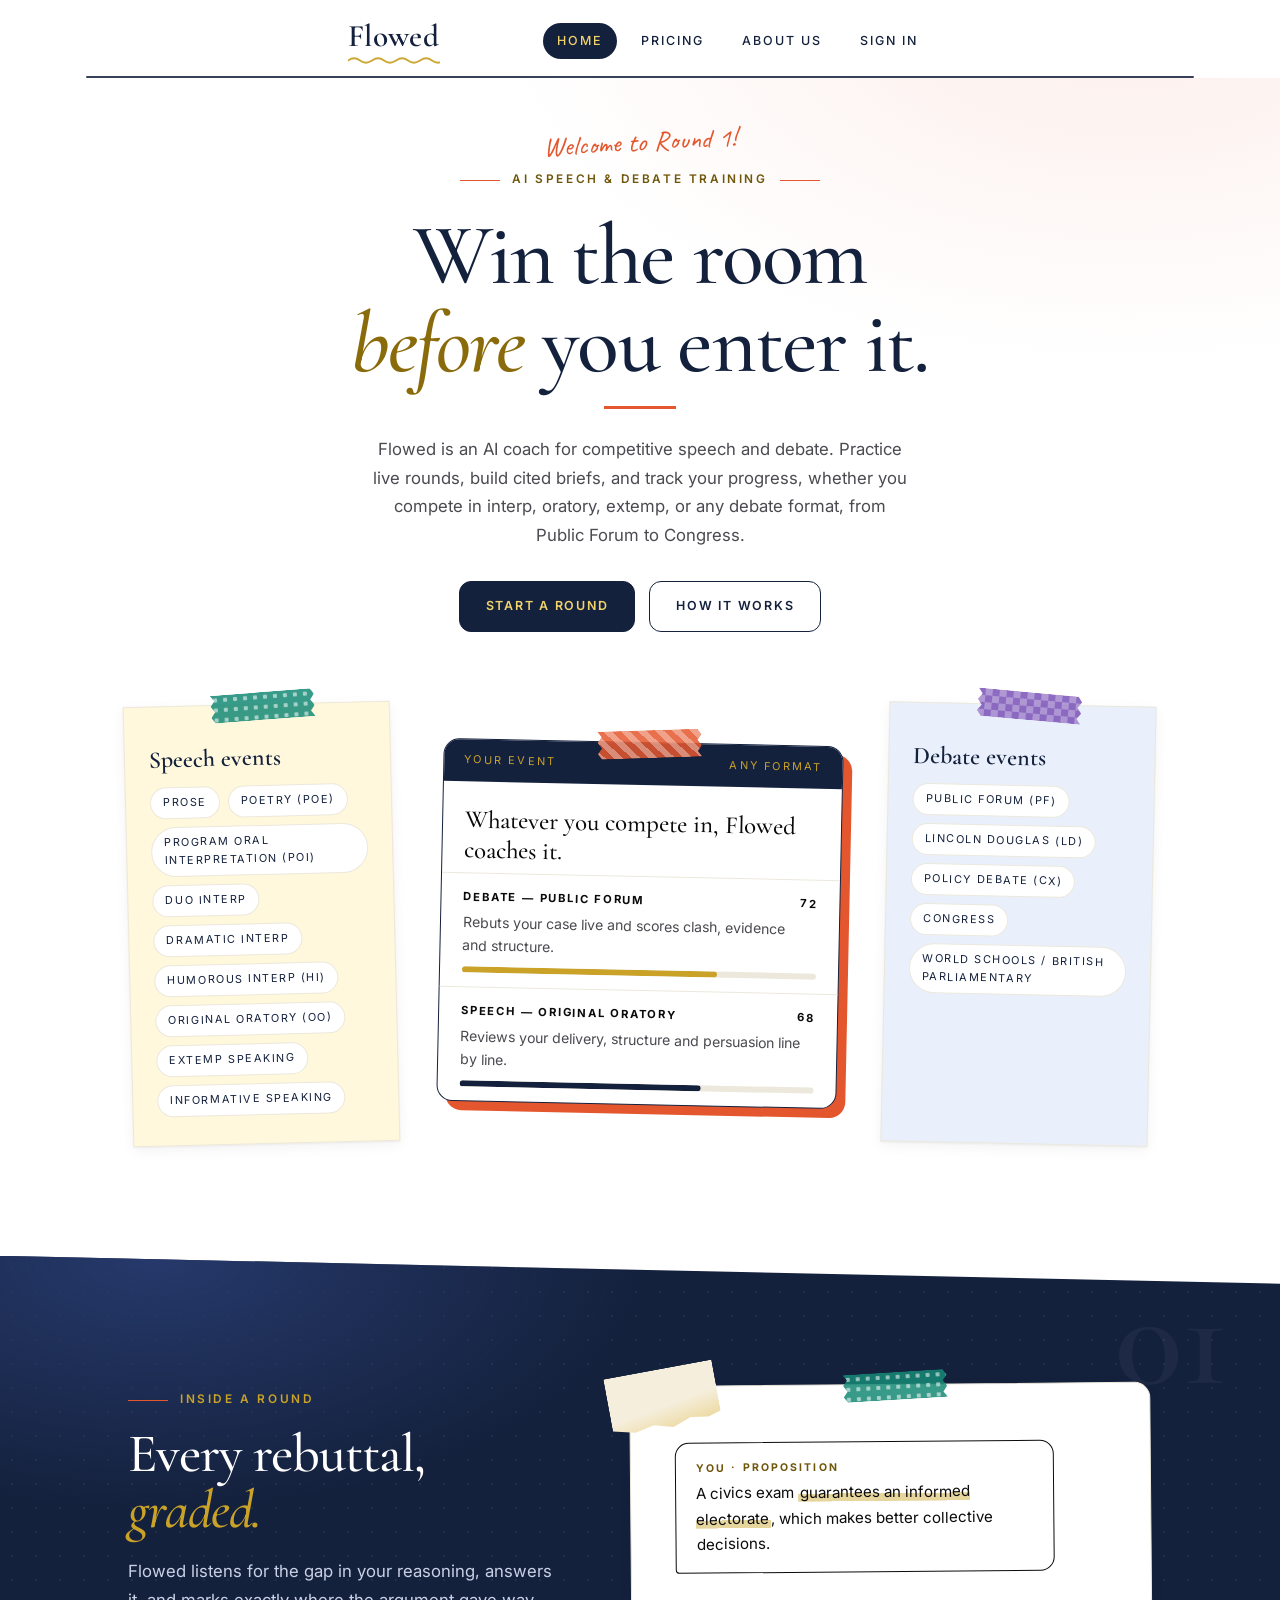
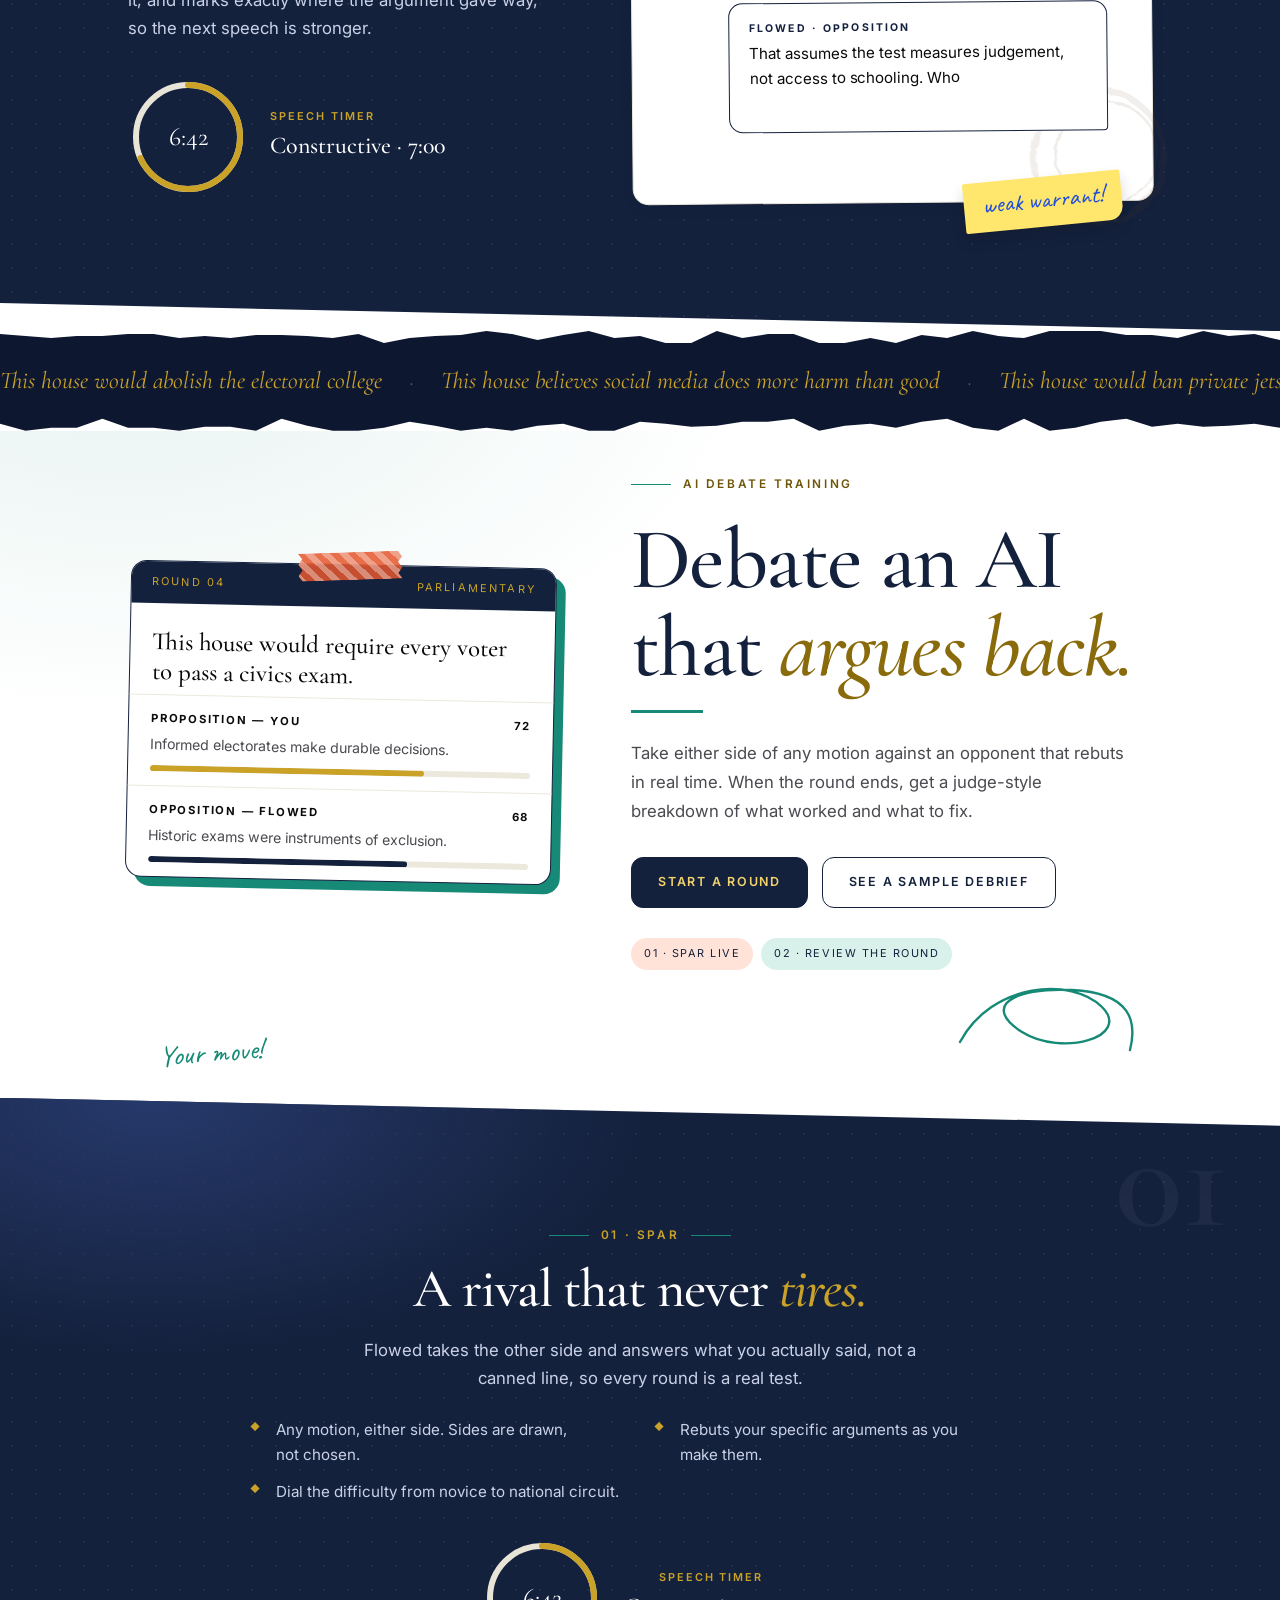
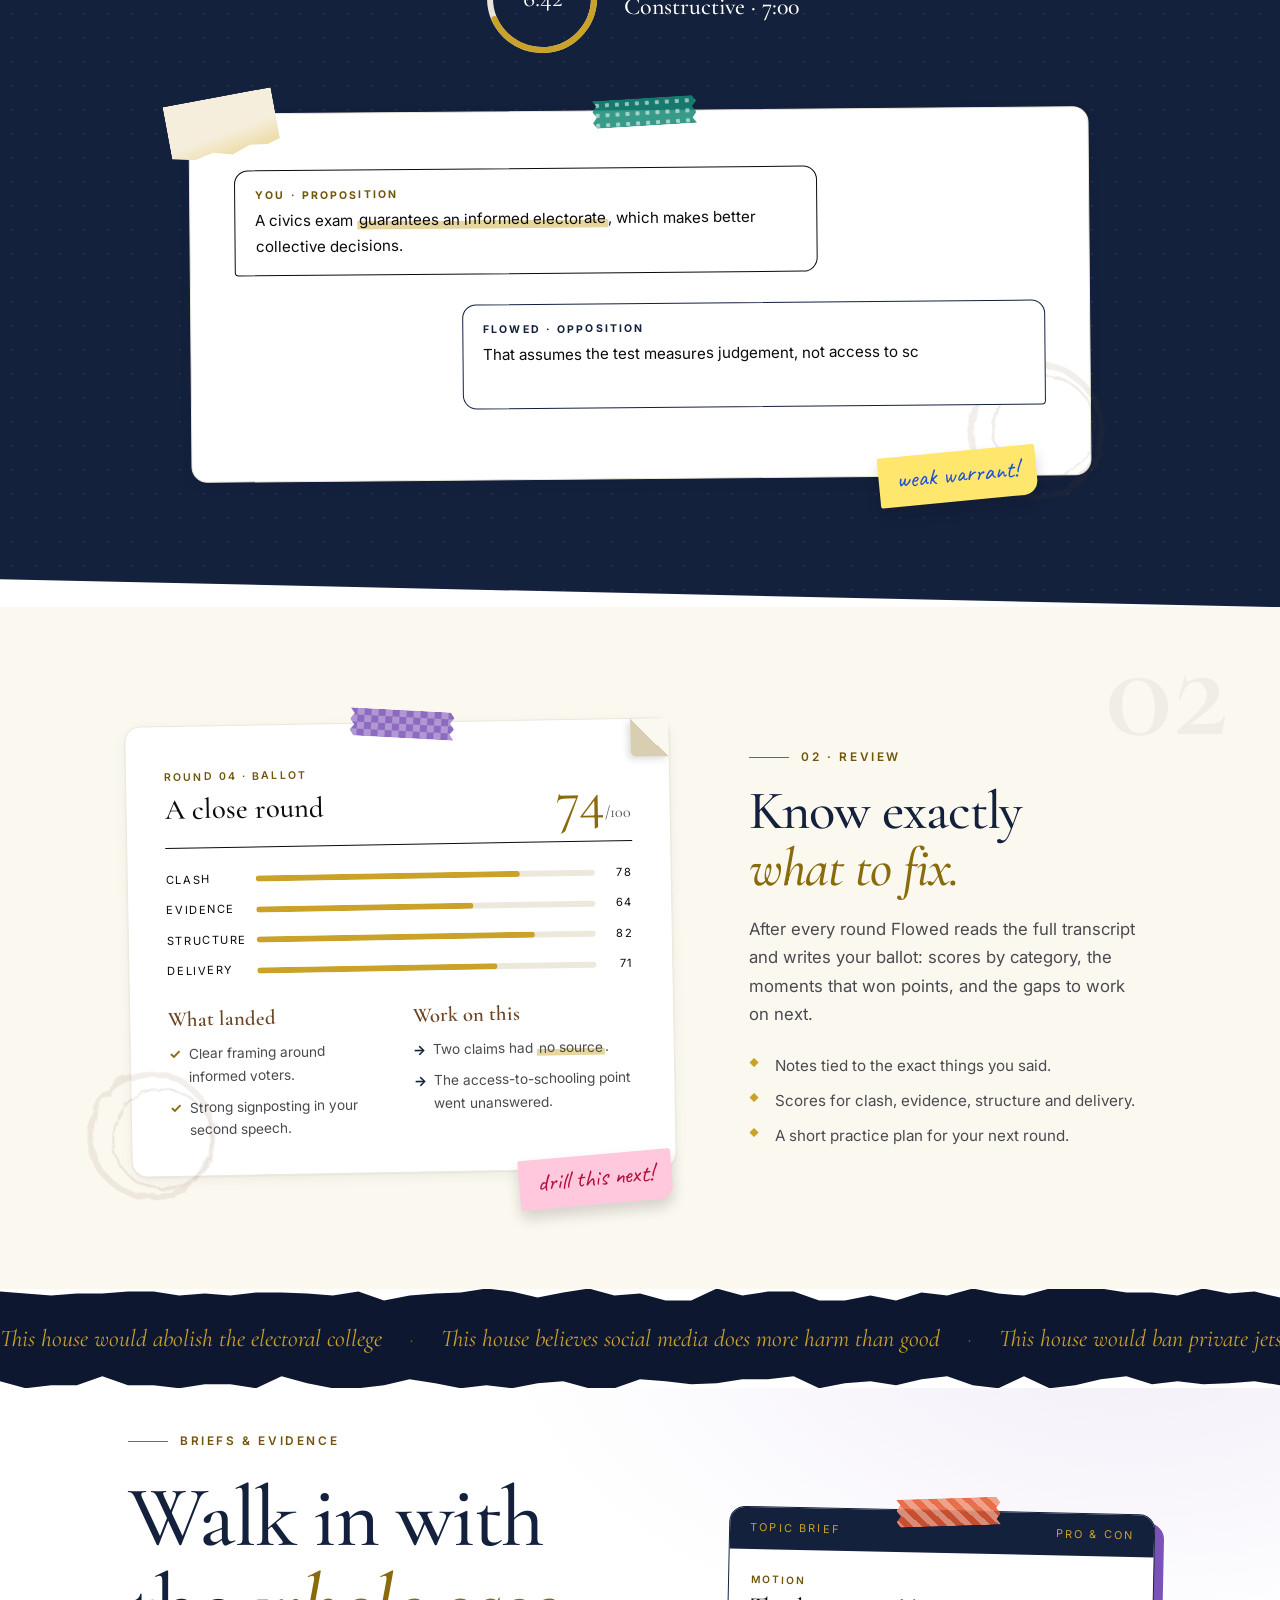
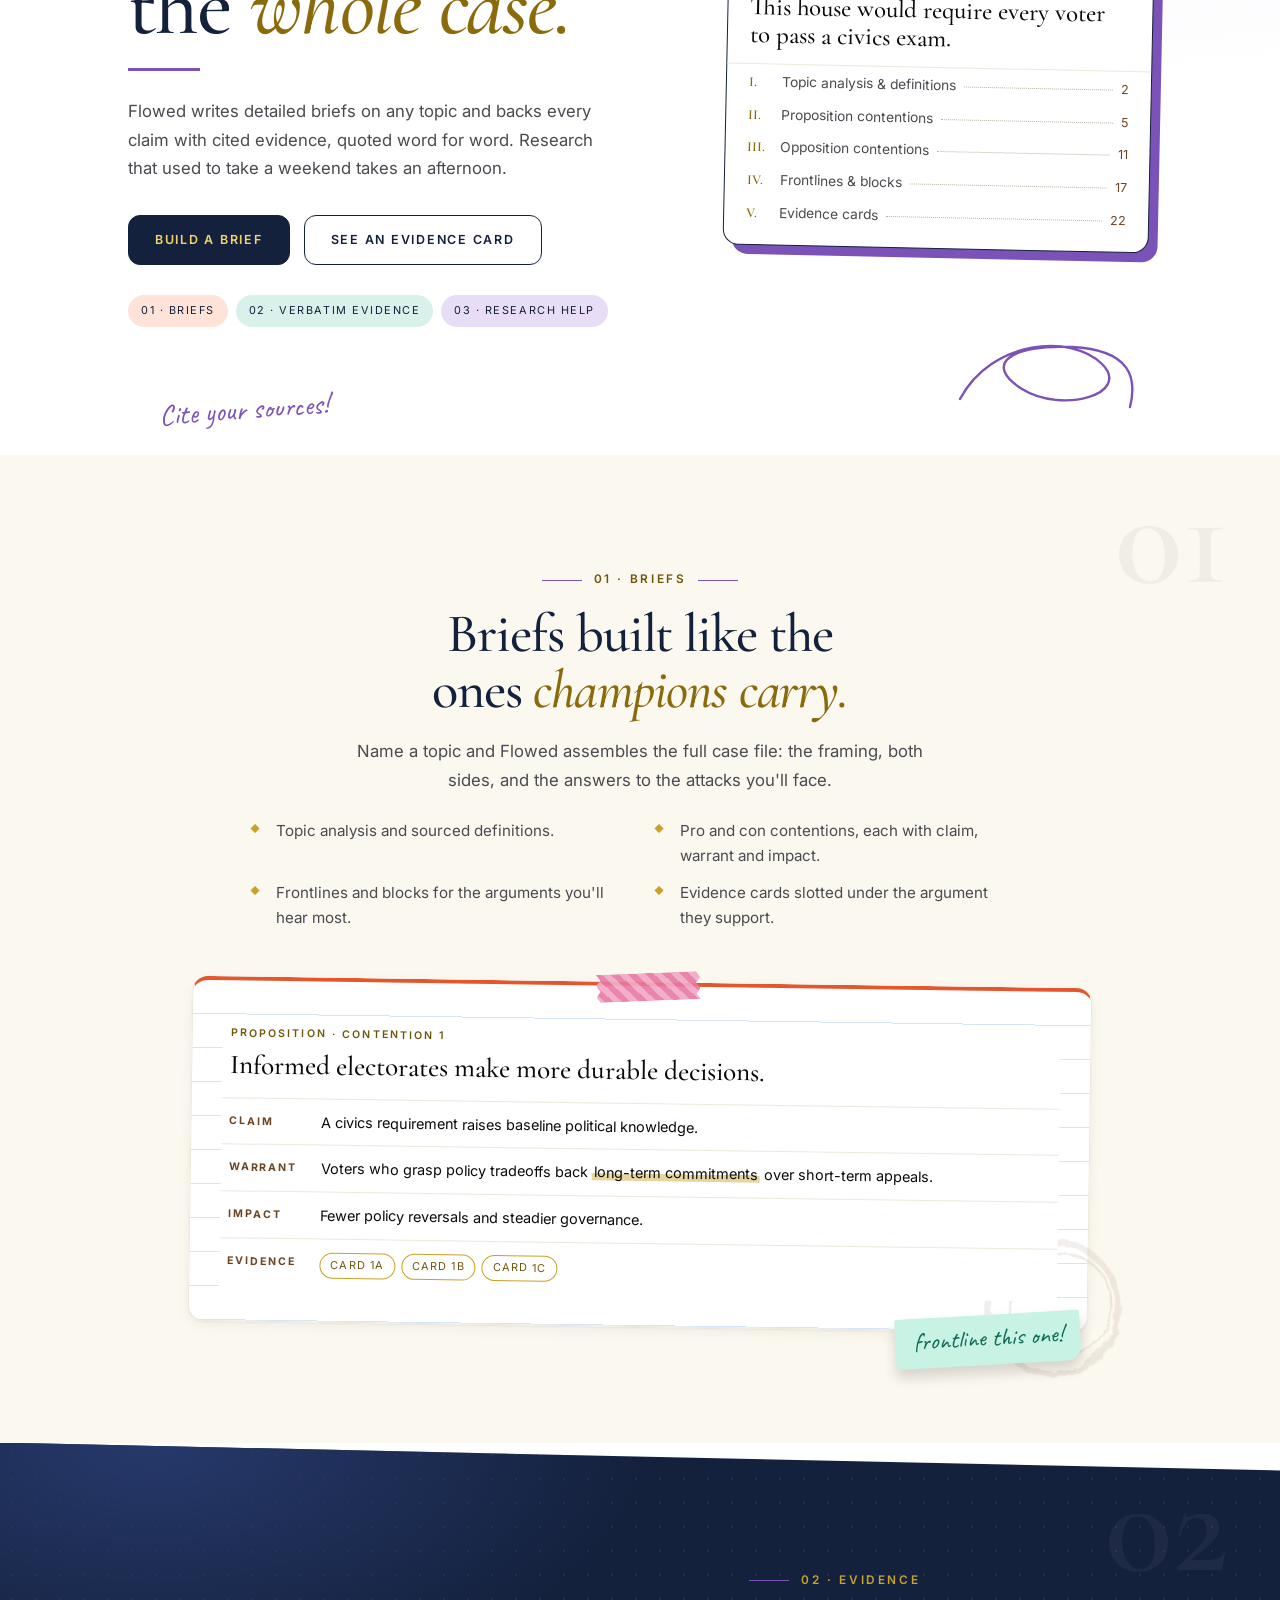
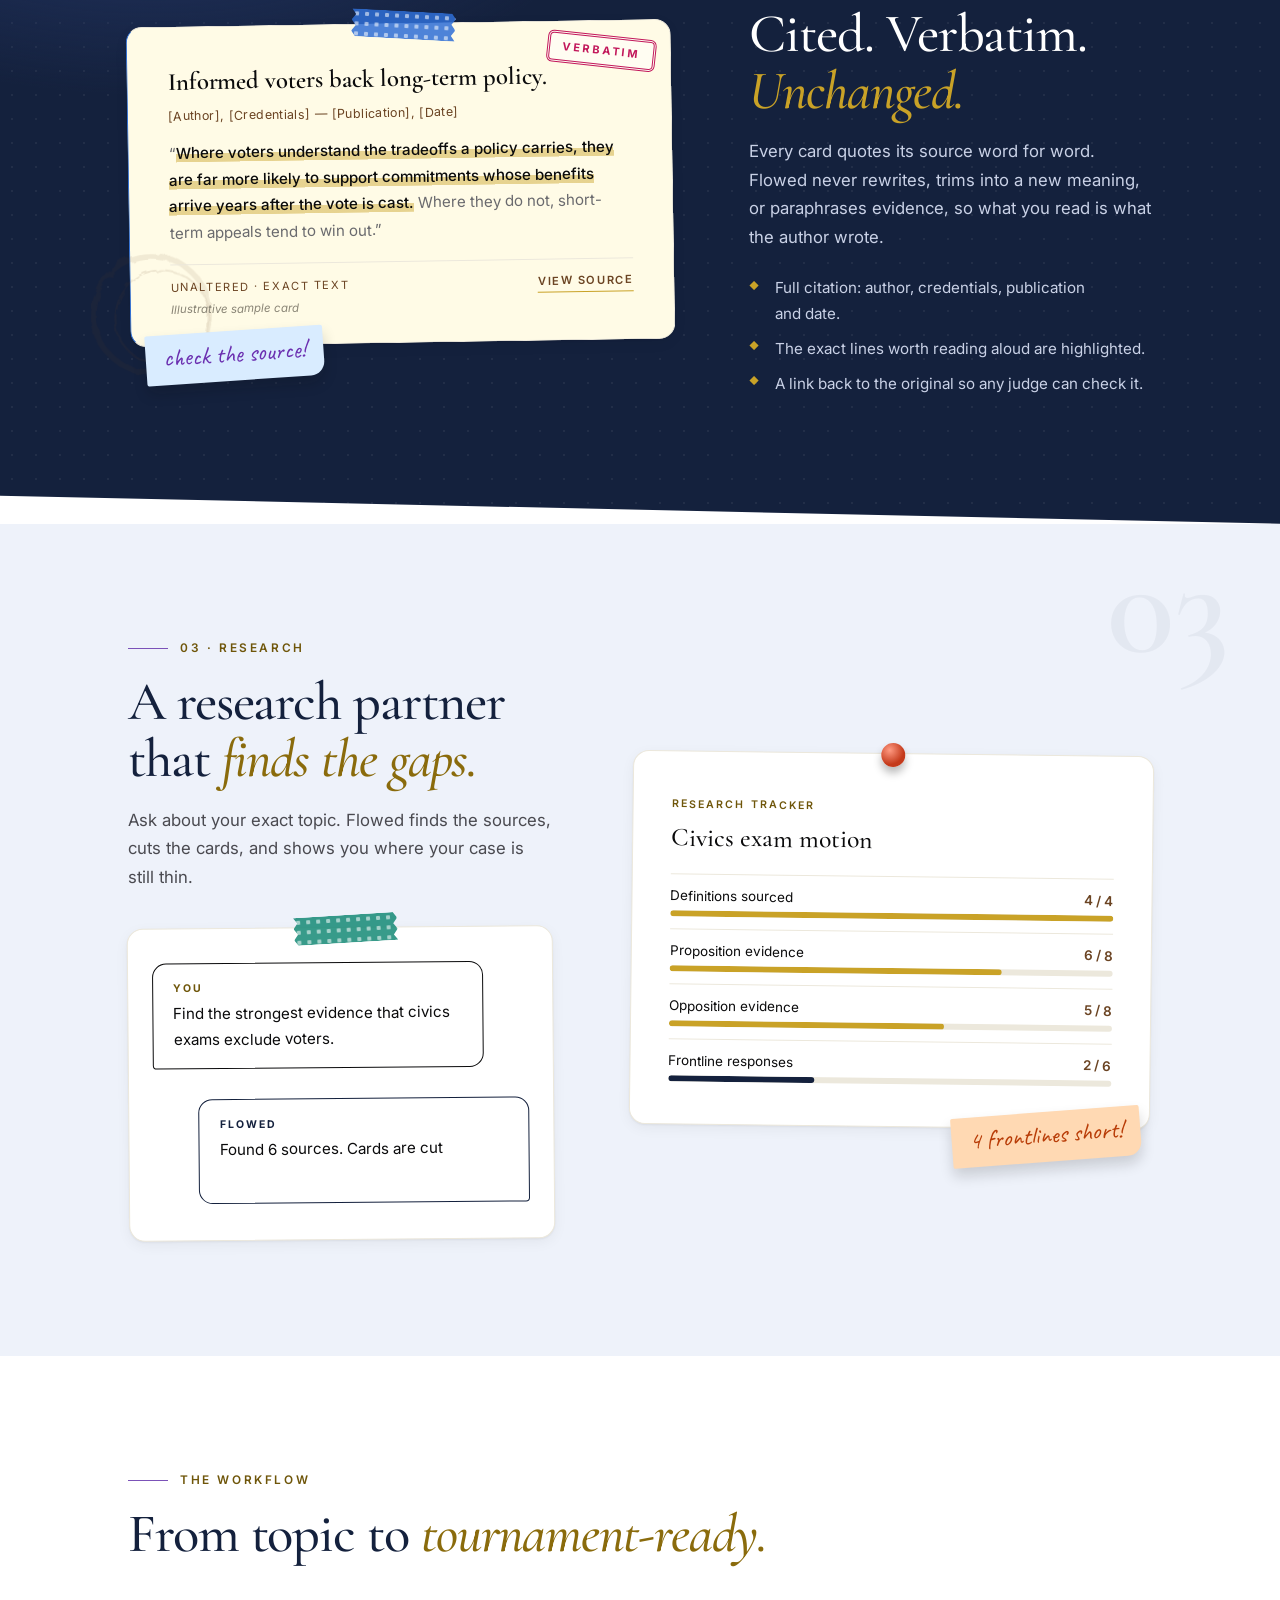
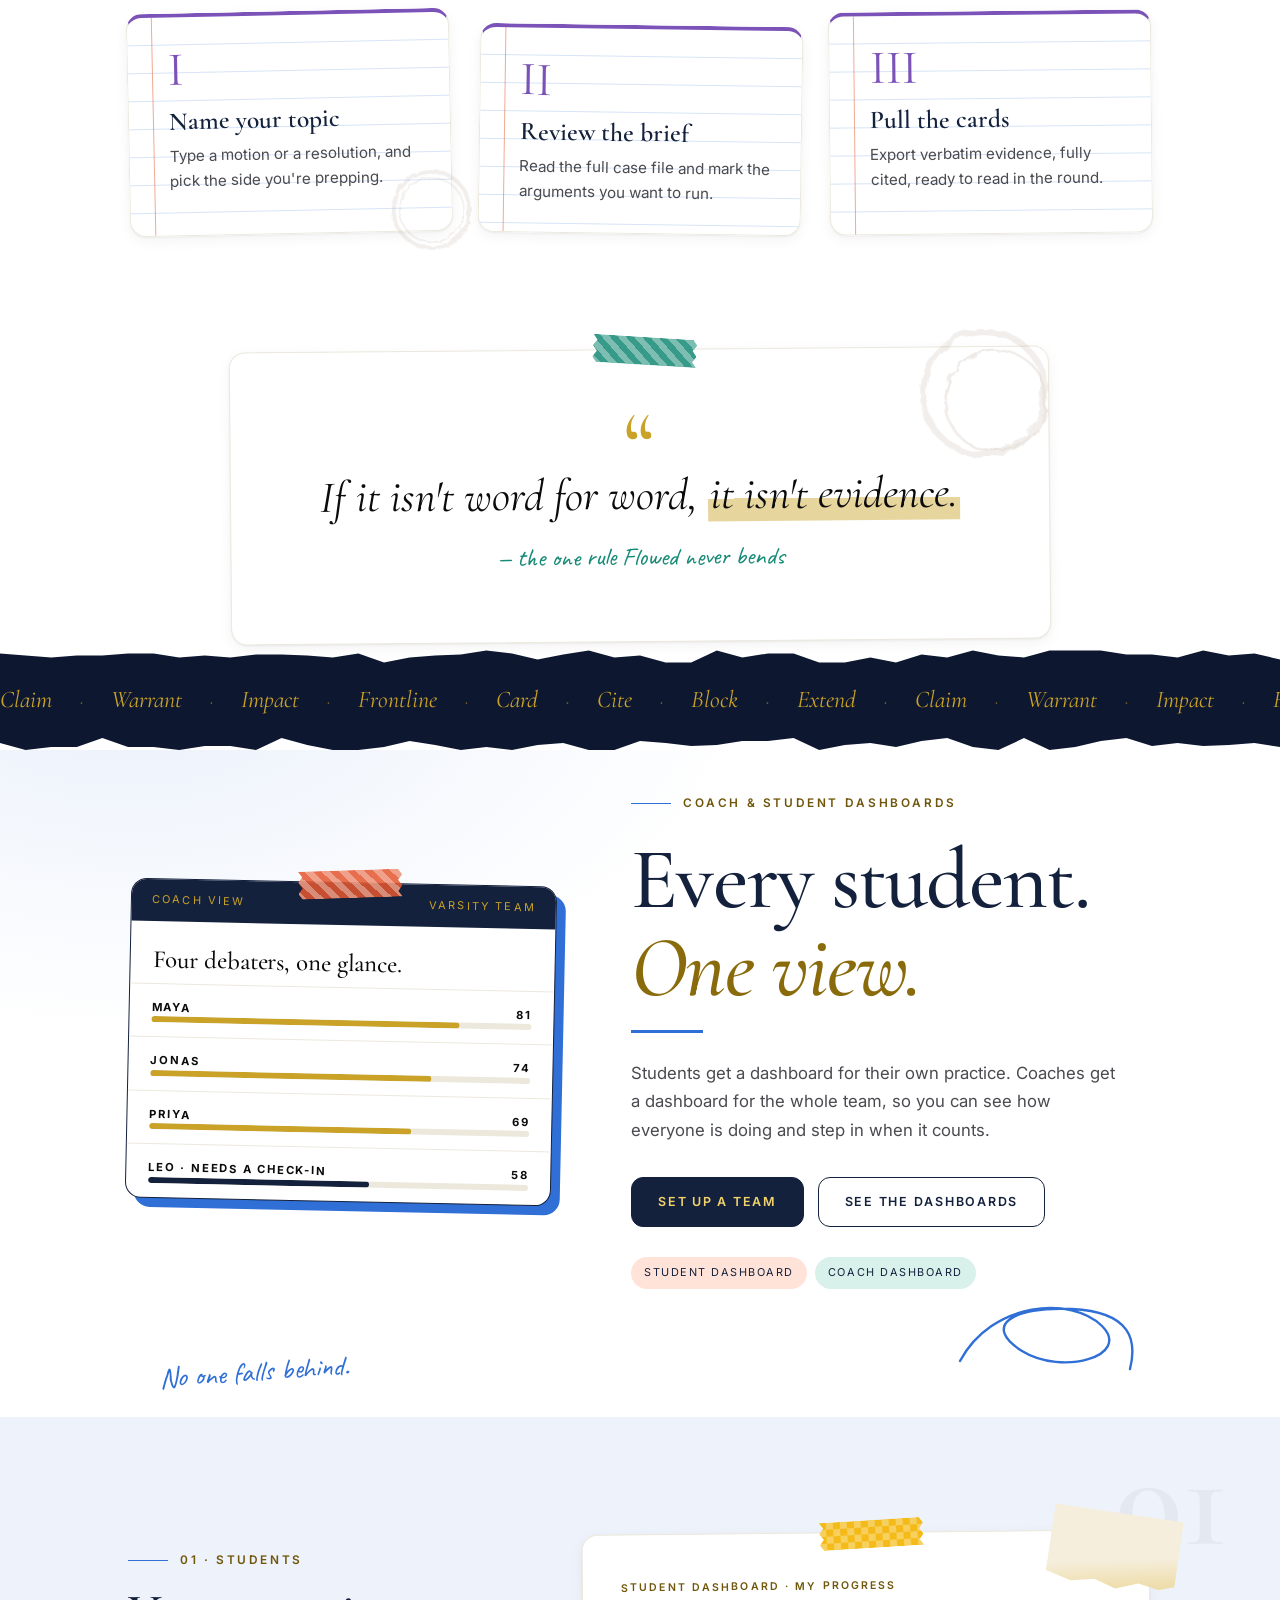
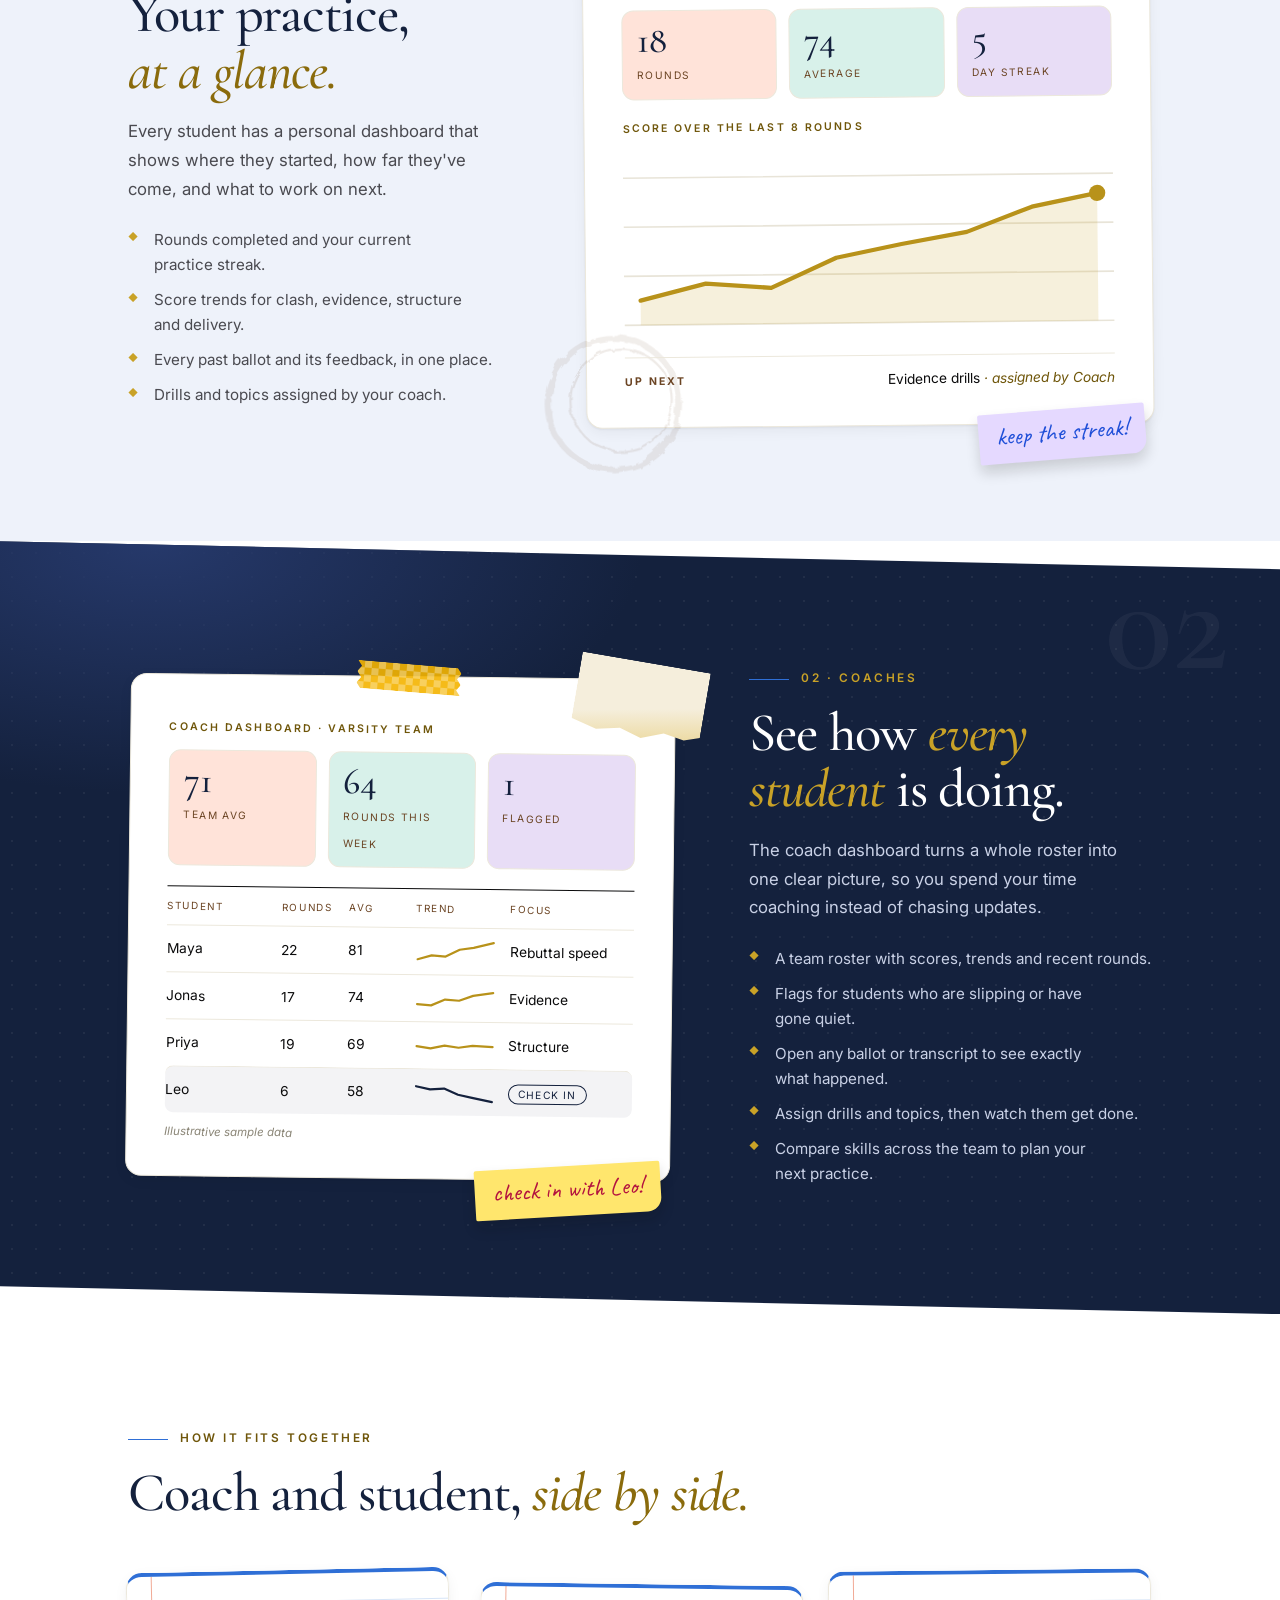
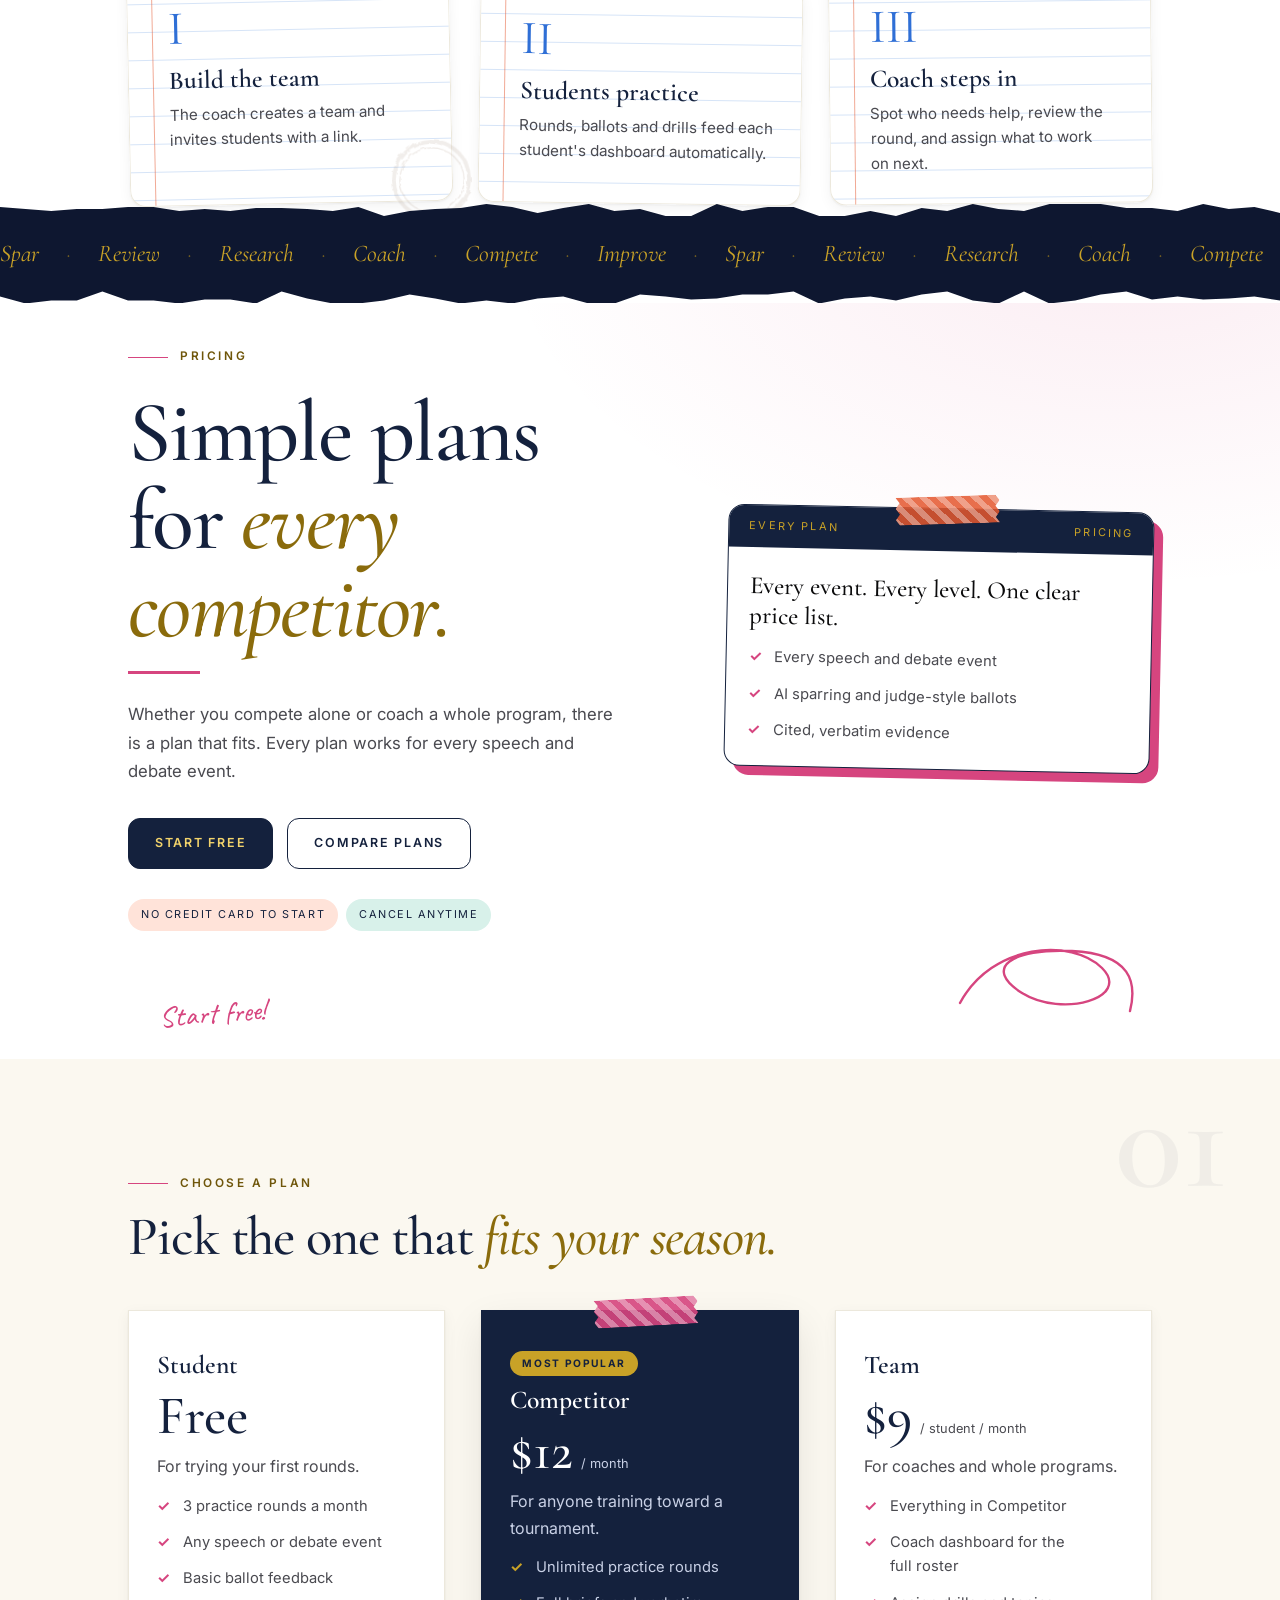
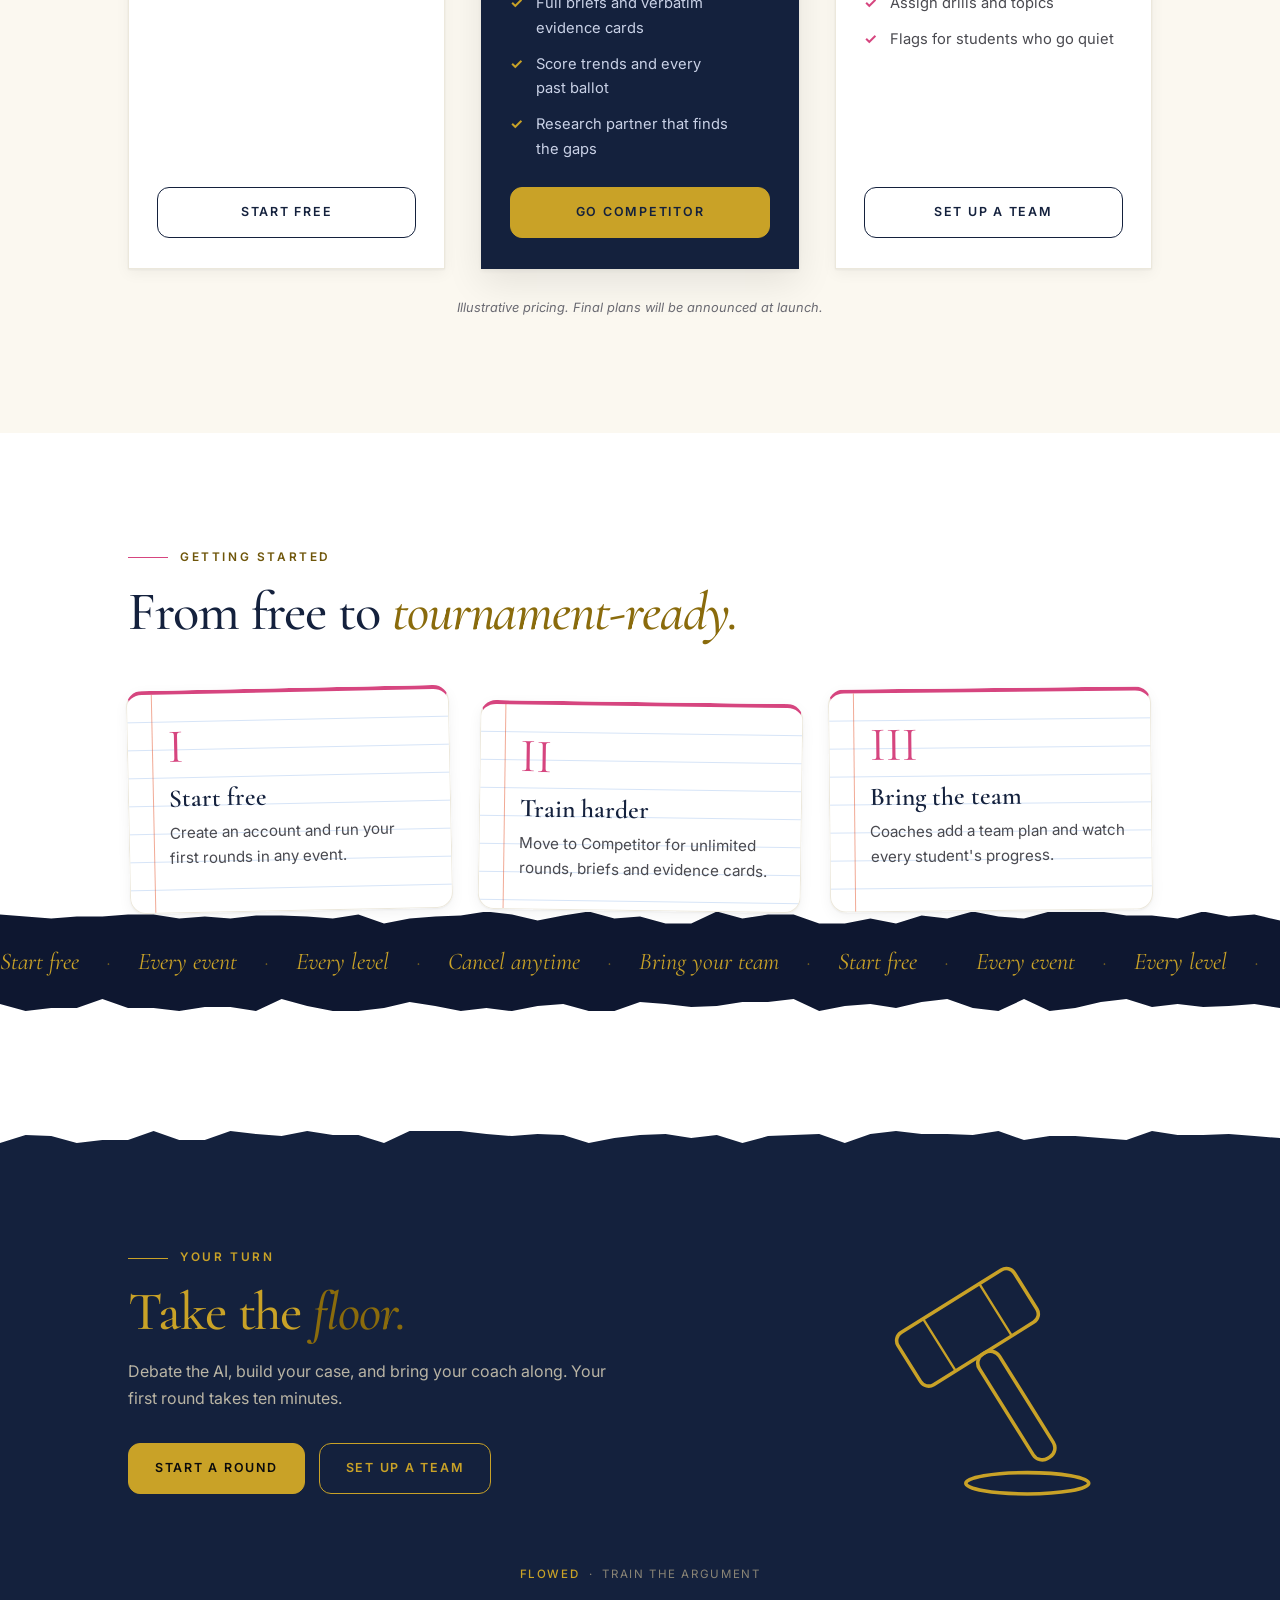
<file: index.html>
<!doctype html>
<html lang="en">
<head>
<meta charset="utf-8">
<meta name="viewport" content="width=device-width, initial-scale=1">
<title>Flowed — Train the argument</title>
<script>try{if(sessionStorage.getItem("flowed.intro")){document.documentElement.classList.add("seen")}else{sessionStorage.setItem("flowed.intro","1")}}catch(e){document.documentElement.classList.add("seen")}</script>
<link rel="preconnect" href="https://fonts.googleapis.com">
<link rel="preconnect" href="https://fonts.gstatic.com" crossorigin>
<link href="https://fonts.googleapis.com/css2?family=Cormorant+Garamond:ital,wght@0,500;0,600;1,500&family=Inter:wght@400;500;600&family=Caveat:wght@600&display=swap" rel="stylesheet">
<script>document.documentElement.classList.add("js")</script>
<link rel="stylesheet" href="styles.css">
</head>
<body>

<div class="bar-wrap">
  <div class="bar">
    <a class="brand" href="#home" aria-label="Flowed home">
      <svg class="wordmark" viewBox="0 0 100 40" aria-hidden="true"><text x="0" y="30">Flowed</text></svg>
    </a>
    <nav id="tabs">
      <a href="#home" data-tab="home" aria-current="page">Home</a>
      <a href="#pricing" data-tab="pricing">Pricing</a>
      <a href="about.html">About Us</a>
      <a href="signin.html">Sign in</a>
    </nav>
  </div>
</div>

<div class="page" id="home">
<!-- Hero -->
<div class="wrap">
  <section class="hero hero-home">
    <div class="intro">
      <p class="hand" aria-hidden="true">Welcome to Round 1!</p>
      <div class="kicker">AI speech &amp; debate training</div>
      <h1>Win the room <em>before</em> you enter it.</h1>
      <p class="lede">Flowed is an AI coach for competitive speech and debate. Practice live rounds, build cited briefs, and track your progress, whether you compete in interp, oratory, extemp, or any debate format, from Public Forum to Congress.</p>
      <div class="cta">
        <a class="btn solid" href="signin.html?role=student&amp;mode=signup">Start a round</a>
        <a class="btn ghost" href="#round">How it works</a>
      </div>
    </div>

    <div class="showcase">
      <div class="evbox speech paper">
        <span class="tape" aria-hidden="true"></span>
        <h3>Speech events</h3>
        <div class="chips"><span>Prose</span><span>Poetry (POE)</span><span>Program Oral Interpretation (POI)</span><span>Duo Interp</span><span>Dramatic Interp</span><span>Humorous Interp (HI)</span><span>Original Oratory (OO)</span><span>Extemp Speaking</span><span>Informative Speaking</span></div>
      </div>

      <aside class="card paper" aria-label="Sample events">
          <span class="tape" aria-hidden="true"></span>
          <header><span>Your event</span><span>Any format</span></header>
          <div class="motion">Whatever you compete in, Flowed coaches it.</div>
          <div class="side">
            <b><span>Debate — Public Forum</span><span>72</span></b>
            <p>Rebuts your case live and scores clash, evidence and structure.</p>
            <div class="meter"><span style="width:72%"></span></div>
          </div>
          <div class="side opp">
            <b><span>Speech — Original Oratory</span><span>68</span></b>
            <p>Reviews your delivery, structure and persuasion line by line.</p>
            <div class="meter"><span style="width:68%"></span></div>
          </div>
      </aside>

      <div class="evbox debate paper">
        <span class="tape r" aria-hidden="true"></span>
        <h3>Debate events</h3>
        <div class="chips"><span>Public Forum (PF)</span><span>Lincoln Douglas (LD)</span><span>Policy Debate (CX)</span><span>Congress</span><span>World Schools / British Parliamentary</span></div>
      </div>
    </div>
  </section>
</div>

<!-- The round -->
<section class="block dark" id="round" data-num="01">
  <div class="wrap round">
    <div>
      <div class="kicker">Inside a round</div>
      <h2>Every rebuttal, <em>graded.</em></h2>
      <p class="lede">Flowed listens for the gap in your reasoning, answers it, and marks exactly where the argument gave way, so the next speech is stronger.</p>
      <div class="timer">
        <svg viewBox="0 0 120 120" aria-hidden="true"><circle cx="60" cy="60" r="52" fill="none" stroke="#E8E4D8" stroke-width="6"/><circle cx="60" cy="60" r="52" fill="none" stroke="#C9A227" stroke-width="6" stroke-linecap="round" stroke-dasharray="327" stroke-dashoffset="104" transform="rotate(-90 60 60)"/><text x="60" y="68" text-anchor="middle" font-family="Cormorant Garamond, serif" font-size="26" fill="#0B0B0C">6:42</text></svg>
        <div><small>Speech timer</small><strong>Constructive · 7:00</strong></div>
      </div>
    </div>

    <div class="stage paper">
      <span class="tape" aria-hidden="true"></span>
      <div class="deco wash" aria-hidden="true"></div>
      <svg class="deco ring" viewBox="0 0 260 260" aria-hidden="true"><g fill="none" stroke="#6B4423" filter="url(#rough)"><circle cx="130" cy="130" r="90" stroke-width="8" opacity=".5"/><circle cx="140" cy="125" r="70" stroke-width="3" opacity=".6"/></g></svg>
      <div class="bubble"><b>You · Proposition</b>A civics exam <span class="mark">guarantees an informed electorate</span>, which makes better collective decisions.</div>
      <div class="bubble opp"><b>Flowed · Opposition</b>That assumes the test measures judgement, not access to schooling. Who writes it, and who gets to retake it?</div>
      <div class="hand" aria-hidden="true"><svg viewBox="0 0 30 40" fill="none" stroke="#6B4423" stroke-width="2.2" stroke-linecap="round"><path d="M4 36C4 18 14 8 26 4M26 4l-10 1M26 4l-3 10"/></svg>weak warrant!</div>
    </div>
  </div>
</section>


<!-- Shared SVG filter for hand-drawn ring edges -->

<!-- Motions ticker -->
<div class="ticker" aria-hidden="true">
  <div class="track">
    <span>This house would abolish the electoral college</span><span>This house believes social media does more harm than good</span><span>This house would ban private jets</span><span>This house would make voting compulsory</span><span>This house regrets the rise of remote work</span><span>This house would tax carbon at the border</span>
    <span>This house would abolish the electoral college</span><span>This house believes social media does more harm than good</span><span>This house would ban private jets</span><span>This house would make voting compulsory</span><span>This house regrets the rise of remote work</span><span>This house would tax carbon at the border</span>
  </div>
</div>
</div>

<div class="page" id="how">
<!-- Hero -->
<div class="wrap">
  <section class="hero">
    <svg class="deco scribble" viewBox="0 0 190 90" aria-hidden="true"><path pathLength="1" d="M8 70 C40 10 120 5 150 35 S110 85 70 60 S60 15 120 18 S185 50 178 78" fill="none" stroke="#0B0B0C" stroke-width="2.4" stroke-linecap="round"/></svg>
    <p class="deco hand" aria-hidden="true">Your move!</p>

    <div>
      <div class="kicker">AI debate training</div>
      <h1>Debate an AI that <em>argues back.</em></h1>
      <p class="lede">Take either side of any motion against an opponent that rebuts in real time. When the round ends, get a judge-style breakdown of what worked and what to fix.</p>
      <div class="cta">
        <a class="btn solid" href="signin.html?role=student&amp;mode=signup">Start a round</a>
        <a class="btn ghost" href="#analysis">See a sample debrief</a>
      </div>
      <div class="chips"><span>01 · Spar live</span><span>02 · Review the round</span></div>
    </div>

    <aside class="card paper" aria-label="Sample round">
      <span class="tape" aria-hidden="true"></span>
      <header><span>Round 04</span><span>Parliamentary</span></header>
      <div class="motion">This house would require every voter to pass a civics exam.</div>
      <div class="side">
        <b><span>Proposition — You</span><span>72</span></b>
        <p>Informed electorates make durable decisions.</p>
        <div class="meter"><span style="width:72%"></span></div>
      </div>
      <div class="side opp">
        <b><span>Opposition — Flowed</span><span>68</span></b>
        <p>Historic exams were instruments of exclusion.</p>
        <div class="meter"><span style="width:68%"></span></div>
      </div>
    </aside>
  </section>
</div>

<!-- 1 · Debate the AI -->
<section class="block dark" id="debate" data-num="01">
  <div class="wrap round stack">
    <div>
      <div class="kicker">01 · Spar</div>
      <h2>A rival that never <em>tires.</em></h2>
      <p class="lede">Flowed takes the other side and answers what you actually said, not a canned line, so every round is a real test.</p>
      <ul class="points">
        <li>Any motion, either side. Sides are drawn, not chosen.</li>
        <li>Rebuts your specific arguments as you make them.</li>
        <li>Dial the difficulty from novice to national circuit.</li>
      </ul>
      <div class="timer">
        <svg viewBox="0 0 120 120" aria-hidden="true"><circle cx="60" cy="60" r="52" fill="none" stroke="#E8E4D8" stroke-width="6"/><circle cx="60" cy="60" r="52" fill="none" stroke="#C9A227" stroke-width="6" stroke-linecap="round" stroke-dasharray="327" stroke-dashoffset="104" transform="rotate(-90 60 60)"/><text x="60" y="68" text-anchor="middle" font-family="Cormorant Garamond, serif" font-size="26" fill="#0B0B0C">6:42</text></svg>
        <div><small>Speech timer</small><strong>Constructive · 7:00</strong></div>
      </div>
    </div>

    <div class="stage paper">
      <span class="tape" aria-hidden="true"></span>
      <div class="deco wash" aria-hidden="true"></div>
      <svg class="deco ring" viewBox="0 0 260 260" aria-hidden="true"><g fill="none" stroke="#6B4423" filter="url(#rough)"><circle cx="130" cy="130" r="90" stroke-width="8" opacity=".5"/><circle cx="140" cy="125" r="70" stroke-width="3" opacity=".6"/></g></svg>
      <div class="bubble"><b>You · Proposition</b>A civics exam <span class="mark">guarantees an informed electorate</span>, which makes better collective decisions.</div>
      <div class="bubble opp"><b>Flowed · Opposition</b>That assumes the test measures judgement, not access to schooling. Who writes it, and who gets to retake it?</div>
      <div class="hand" aria-hidden="true"><svg viewBox="0 0 30 40" fill="none" stroke="#6B4423" stroke-width="2.2" stroke-linecap="round"><path d="M4 36C4 18 14 8 26 4M26 4l-10 1M26 4l-3 10"/></svg>weak warrant!</div>
    </div>
  </div>
</section>

<!-- 2 · Round analysis -->
<section class="block cream" id="analysis" data-num="02">
  <div class="wrap round flip">
    <div>
      <div class="kicker">02 · Review</div>
      <h2>Know exactly <em>what to fix.</em></h2>
      <p class="lede">After every round Flowed reads the full transcript and writes your ballot: scores by category, the moments that won points, and the gaps to work on next.</p>
      <ul class="points">
        <li>Notes tied to the exact things you said.</li>
        <li>Scores for clash, evidence, structure and delivery.</li>
        <li>A short practice plan for your next round.</li>
      </ul>
    </div>

    <div class="report paper">
      <span class="tape r" aria-hidden="true"></span>
      <div class="deco wash" aria-hidden="true"></div>
      <svg class="deco ring" viewBox="0 0 260 260" aria-hidden="true"><g fill="none" stroke="#6B4423" filter="url(#rough)"><circle cx="120" cy="120" r="84" stroke-width="8" opacity=".5"/><circle cx="135" cy="125" r="68" stroke-width="3" opacity=".6"/></g></svg>
      <div class="head">
        <div><small>Round 04 · Ballot</small><strong>A close round</strong></div>
        <div class="overall">74<span>/100</span></div>
      </div>
      <div class="scores">
        <div>Clash<span class="meter"><span style="width:78%"></span></span><em>78</em></div>
        <div>Evidence<span class="meter"><span style="width:64%"></span></span><em>64</em></div>
        <div>Structure<span class="meter"><span style="width:82%"></span></span><em>82</em></div>
        <div>Delivery<span class="meter"><span style="width:71%"></span></span><em>71</em></div>
      </div>
      <div class="cols">
        <div><h4>What landed</h4><ul><li>Clear framing around informed voters.</li><li>Strong signposting in your second speech.</li></ul></div>
        <div class="fix"><h4>Work on this</h4><ul><li>Two claims had <span class="mark">no source</span>.</li><li>The access-to-schooling point went unanswered.</li></ul></div>
      </div>
      <div class="hand" aria-hidden="true">drill this next!</div>
    </div>
  </div>
</section>


<!-- Shared SVG filter for hand-drawn ring edges -->

<!-- Motions ticker -->
<div class="ticker" aria-hidden="true">
  <div class="track">
    <span>This house would abolish the electoral college</span><span>This house believes social media does more harm than good</span><span>This house would ban private jets</span><span>This house would make voting compulsory</span><span>This house regrets the rise of remote work</span><span>This house would tax carbon at the border</span>
    <span>This house would abolish the electoral college</span><span>This house believes social media does more harm than good</span><span>This house would ban private jets</span><span>This house would make voting compulsory</span><span>This house regrets the rise of remote work</span><span>This house would tax carbon at the border</span>
  </div>
</div>
</div>

<div class="page" id="page-briefs">
<!-- Hero -->
<div class="wrap">
  <section class="hero">
    <svg class="deco scribble" viewBox="0 0 190 90" aria-hidden="true"><path pathLength="1" d="M8 70 C40 10 120 5 150 35 S110 85 70 60 S60 15 120 18 S185 50 178 78" fill="none" stroke="#0B0B0C" stroke-width="2.4" stroke-linecap="round"/></svg>
    <p class="deco hand" aria-hidden="true">Cite your sources!</p>

    <div>
      <div class="kicker">Briefs &amp; evidence</div>
      <h1>Walk in with the <em>whole case.</em></h1>
      <p class="lede">Flowed writes detailed briefs on any topic and backs every claim with cited evidence, quoted word for word. Research that used to take a weekend takes an afternoon.</p>
      <div class="cta">
        <a class="btn solid" href="signin.html?role=student&amp;mode=signup">Build a brief</a>
        <a class="btn ghost" href="#evidence">See an evidence card</a>
      </div>
      <div class="chips"><span>01 · Briefs</span><span>02 · Verbatim evidence</span><span>03 · Research help</span></div>
    </div>

    <aside class="card paper" aria-label="Sample brief cover">
      <span class="tape" aria-hidden="true"></span>
      <header><span>Topic brief</span><span>Pro &amp; Con</span></header>
      <div class="cover-meta"><small>Motion</small><strong>This house would require every voter to pass a civics exam.</strong></div>
      <ul class="toc">
        <li data-p="2"><span>Topic analysis &amp; definitions</span><i></i></li>
        <li data-p="5"><span>Proposition contentions</span><i></i></li>
        <li data-p="11"><span>Opposition contentions</span><i></i></li>
        <li data-p="17"><span>Frontlines &amp; blocks</span><i></i></li>
        <li data-p="22"><span>Evidence cards</span><i></i></li>
      </ul>
    </aside>
  </section>
</div>

<!-- 1 · Briefs -->
<section class="block cream" id="briefs" data-num="01">
  <div class="wrap round stack">
    <div>
      <div class="kicker">01 · Briefs</div>
      <h2>Briefs built like the ones <em>champions carry.</em></h2>
      <p class="lede">Name a topic and Flowed assembles the full case file: the framing, both sides, and the answers to the attacks you'll face.</p>
      <ul class="points">
        <li>Topic analysis and sourced definitions.</li>
        <li>Pro and con contentions, each with claim, warrant and impact.</li>
        <li>Frontlines and blocks for the arguments you'll hear most.</li>
        <li>Evidence cards slotted under the argument they support.</li>
      </ul>
    </div>

    <div class="outline paper">
      <span class="tape" aria-hidden="true"></span>
      <div class="deco wash" aria-hidden="true"></div>
      <svg class="deco ring" viewBox="0 0 260 260" aria-hidden="true"><g fill="none" stroke="#6B4423" filter="url(#rough)"><circle cx="130" cy="130" r="90" stroke-width="8" opacity=".5"/><circle cx="140" cy="125" r="70" stroke-width="3" opacity=".6"/></g></svg>
      <div class="label">Proposition · Contention 1</div>
      <h4>Informed electorates make more durable decisions.</h4>
      <div class="orow"><b>Claim</b><span>A civics requirement raises baseline political knowledge.</span></div>
      <div class="orow"><b>Warrant</b><span>Voters who grasp policy tradeoffs back <span class="mark">long-term commitments</span> over short-term appeals.</span></div>
      <div class="orow"><b>Impact</b><span>Fewer policy reversals and steadier governance.</span></div>
      <div class="orow"><b>Evidence</b><span><span class="chip">Card 1A</span><span class="chip">Card 1B</span><span class="chip">Card 1C</span></span></div>
      <div class="hand" aria-hidden="true">frontline this one!</div>
    </div>
  </div>
</section>

<!-- 2 · Evidence -->
<section class="block dark" id="evidence" data-num="02">
  <div class="wrap round flip">
    <div>
      <div class="kicker">02 · Evidence</div>
      <h2>Cited. Verbatim. <em>Unchanged.</em></h2>
      <p class="lede">Every card quotes its source word for word. Flowed never rewrites, trims into a new meaning, or paraphrases evidence, so what you read is what the author wrote.</p>
      <ul class="points">
        <li>Full citation: author, credentials, publication and date.</li>
        <li>The exact lines worth reading aloud are highlighted.</li>
        <li>A link back to the original so any judge can check it.</li>
      </ul>
    </div>

    <div class="ev paper">
      <span class="tape r" aria-hidden="true"></span>
      <span class="stamp" aria-hidden="true">Verbatim</span>
      <svg class="deco ring" viewBox="0 0 260 260" aria-hidden="true"><g fill="none" stroke="#6B4423" filter="url(#rough)"><circle cx="120" cy="120" r="84" stroke-width="8" opacity=".5"/><circle cx="135" cy="125" r="68" stroke-width="3" opacity=".6"/></g></svg>
      <div class="tagline">Informed voters back long-term policy.</div>
      <div class="cite">[Author], [Credentials] — [Publication], [Date]</div>
      <blockquote>“<span class="u">Where voters understand the tradeoffs a policy carries, they are far more likely to support commitments whose benefits arrive years after the vote is cast.</span> Where they do not, short-term appeals tend to win out.”</blockquote>
      <footer><span>Unaltered · exact text</span><a href="#">View source</a></footer>
      <footer style="border:0;margin-top:2px;padding-top:0"><span class="sample">Illustrative sample card</span></footer>
      <div class="hand" aria-hidden="true">check the source!</div>
    </div>
  </div>
</section>

<!-- 3 · Research -->
<section class="block tint" id="research" data-num="03">
  <div class="wrap round">
    <div>
      <div class="kicker">03 · Research</div>
      <h2>A research partner that <em>finds the gaps.</em></h2>
      <p class="lede">Ask about your exact topic. Flowed finds the sources, cuts the cards, and shows you where your case is still thin.</p>
      <div class="stage paper" style="padding:34px 24px 6px;margin-top:26px">
        <span class="tape" aria-hidden="true"></span>
        <div class="bubble"><b>You</b>Find the strongest evidence that civics exams exclude voters.</div>
        <div class="bubble opp"><b>Flowed</b>Found 6 sources. Cards are cut verbatim below, ranked by strength.</div>
      </div>
    </div>

    <div class="tracker paper">
      <span class="tape r" aria-hidden="true"></span>
      <div class="deco wash" aria-hidden="true"></div>
      <div class="label">Research tracker</div>
      <h4>Civics exam motion</h4>
      <div class="trow"><span>Definitions sourced</span><span>4 / 4</span><div class="meter"><span style="width:100%"></span></div></div>
      <div class="trow"><span>Proposition evidence</span><span>6 / 8</span><div class="meter"><span style="width:75%"></span></div></div>
      <div class="trow"><span>Opposition evidence</span><span>5 / 8</span><div class="meter"><span style="width:62%"></span></div></div>
      <div class="trow low"><span>Frontline responses</span><span>2 / 6</span><div class="meter"><span style="width:33%"></span></div></div>
      <div class="hand" aria-hidden="true">4 frontlines short!</div>
    </div>
  </div>
</section>

<!-- Method -->
<section class="block">
  <div class="wrap">
    <div class="kicker">The workflow</div>
    <h2>From topic to <em>tournament-ready.</em></h2>
    <div class="method">
      <div class="step lined"><span class="num">I</span><h3>Name your topic</h3><p>Type a motion or a resolution, and pick the side you're prepping.</p><svg class="deco ring" viewBox="0 0 260 260" aria-hidden="true"><g fill="none" stroke="#6B4423" filter="url(#rough)"><circle cx="130" cy="130" r="90" stroke-width="9" opacity=".5"/><circle cx="130" cy="130" r="76" stroke-width="3" opacity=".6"/></g></svg></div>
      <div class="step lined"><span class="num">II</span><h3>Review the brief</h3><p>Read the full case file and mark the arguments you want to run.</p></div>
      <div class="step lined"><span class="num">III</span><h3>Pull the cards</h3><p>Export verbatim evidence, fully cited, ready to read in the round.</p></div>
    </div>
  </div>
</section>

<!-- Rule -->
<section class="block">
  <div class="wrap">
    <div class="quote paper">
      <span class="tape r" aria-hidden="true"></span>
      <svg class="deco ring" viewBox="0 0 260 260" aria-hidden="true"><g fill="none" stroke="#6B4423" filter="url(#rough)"><circle cx="110" cy="110" r="80" stroke-width="8" opacity=".5"/><circle cx="125" cy="120" r="66" stroke-width="3" opacity=".6"/></g></svg>
      <span class="qmark">“</span>
      <q>If it isn't word for word, <span class="mark">it isn't evidence.</span></q>
      <span class="hand">— the one rule Flowed never bends</span>
    </div>
  </div>
</section>

<!-- Terms ticker -->
<div class="ticker" aria-hidden="true">
  <div class="track">
    <span>Claim</span><span>Warrant</span><span>Impact</span><span>Frontline</span><span>Card</span><span>Cite</span><span>Block</span><span>Extend</span>
    <span>Claim</span><span>Warrant</span><span>Impact</span><span>Frontline</span><span>Card</span><span>Cite</span><span>Block</span><span>Extend</span>
  </div>
</div>
</div>

<div class="page" id="coaches">

<!-- Hero -->
<div class="wrap">
  <section class="hero">
    <svg class="deco scribble" viewBox="0 0 190 90" aria-hidden="true"><path pathLength="1" d="M8 70 C40 10 120 5 150 35 S110 85 70 60 S60 15 120 18 S185 50 178 78" fill="none" stroke="#0B0B0C" stroke-width="2.4" stroke-linecap="round"/></svg>
    <p class="deco hand" aria-hidden="true">No one falls behind.</p>

    <div>
      <div class="kicker">Coach &amp; student dashboards</div>
      <h1>Every student. <em>One view.</em></h1>
      <p class="lede">Students get a dashboard for their own practice. Coaches get a dashboard for the whole team, so you can see how everyone is doing and step in when it counts.</p>
      <div class="cta">
        <a class="btn solid" href="signin.html?role=coach&amp;mode=signup">Set up a team</a>
        <a class="btn ghost" href="#student-view">See the dashboards</a>
      </div>
      <div class="chips"><span>Student dashboard</span><span>Coach dashboard</span></div>
    </div>

    <aside class="card paper" aria-label="Sample coach view">
      <span class="tape" aria-hidden="true"></span>
      <header><span>Coach view</span><span>Varsity team</span></header>
      <div class="motion">Four debaters, one glance.</div>
      <div class="side"><b><span>Maya</span><span>81</span></b><div class="meter"><span style="width:81%"></span></div></div>
      <div class="side"><b><span>Jonas</span><span>74</span></b><div class="meter"><span style="width:74%"></span></div></div>
      <div class="side"><b><span>Priya</span><span>69</span></b><div class="meter"><span style="width:69%"></span></div></div>
      <div class="side opp"><b><span>Leo · needs a check-in</span><span>58</span></b><div class="meter"><span style="width:58%"></span></div></div>
    </aside>
  </section>
</div>

<!-- 1 · Student dashboard -->
<section class="block tint" id="student-view" data-num="01">
  <div class="wrap round">
    <div>
      <div class="kicker">01 · Students</div>
      <h2>Your practice, <em>at a glance.</em></h2>
      <p class="lede">Every student has a personal dashboard that shows where they started, how far they've come, and what to work on next.</p>
      <ul class="points">
        <li>Rounds completed and your current practice streak.</li>
        <li>Score trends for clash, evidence, structure and delivery.</li>
        <li>Every past ballot and its feedback, in one place.</li>
        <li>Drills and topics assigned by your coach.</li>
      </ul>
    </div>

    <div class="dash paper">
      <span class="tape" aria-hidden="true"></span>
      <div class="deco wash" aria-hidden="true"></div>
      <svg class="deco ring" viewBox="0 0 260 260" aria-hidden="true"><g fill="none" stroke="#6B4423" filter="url(#rough)"><circle cx="130" cy="130" r="90" stroke-width="8" opacity=".5"/><circle cx="140" cy="125" r="70" stroke-width="3" opacity=".6"/></g></svg>
      <div class="dlabel">Student dashboard · My progress</div>
      <div class="tiles">
        <div class="tile"><strong>18</strong><span>Rounds</span></div>
        <div class="tile"><strong>74</strong><span>Average</span></div>
        <div class="tile"><strong>5</strong><span>Day streak</span></div>
      </div>
      <div class="chart">
        <div class="dlabel">Score over the last 8 rounds</div>
        <svg viewBox="0 0 300 120" role="img" aria-label="Scores rising over eight rounds">
          <g stroke="#E8E4D8" stroke-width="1"><path d="M0 20H300M0 50H300M0 80H300M0 110H300"/></g>
          <path d="M10 95L50 85L90 88L130 70L170 62L210 55L250 40L290 32V110H10Z" fill="rgba(201,162,39,.16)"/>
          <polyline points="10,95 50,85 90,88 130,70 170,62 210,55 250,40 290,32" fill="none" stroke="#B8921A" stroke-width="2.6" stroke-linejoin="round" stroke-linecap="round"/>
          <circle cx="290" cy="32" r="5" fill="#B8921A"/>
        </svg>
      </div>
      <div class="next"><b>Up next</b><span>Evidence drills <i>· assigned by Coach</i></span></div>
      <div class="hand" aria-hidden="true">keep the streak!</div>
    </div>
  </div>
</section>

<!-- 2 · Coach dashboard -->
<section class="block dark" id="coach-view" data-num="02">
  <div class="wrap round flip">
    <div>
      <div class="kicker">02 · Coaches</div>
      <h2>See how <em>every student</em> is doing.</h2>
      <p class="lede">The coach dashboard turns a whole roster into one clear picture, so you spend your time coaching instead of chasing updates.</p>
      <ul class="points">
        <li>A team roster with scores, trends and recent rounds.</li>
        <li>Flags for students who are slipping or have gone quiet.</li>
        <li>Open any ballot or transcript to see exactly what happened.</li>
        <li>Assign drills and topics, then watch them get done.</li>
        <li>Compare skills across the team to plan your next practice.</li>
      </ul>
    </div>

    <div class="dash paper">
      <span class="tape r" aria-hidden="true"></span>
      <div class="deco wash" aria-hidden="true"></div>
      <div class="dlabel">Coach dashboard · Varsity team</div>
      <div class="tiles">
        <div class="tile"><strong>71</strong><span>Team avg</span></div>
        <div class="tile"><strong>64</strong><span>Rounds this week</span></div>
        <div class="tile flagged"><strong>1</strong><span>Flagged</span></div>
      </div>
      <div class="roster">
        <div class="rrow rhead"><span>Student</span><span class="c-rounds">Rounds</span><span>Avg</span><span>Trend</span><span class="c-focus">Focus</span></div>
        <div class="rrow"><span>Maya</span><span class="c-rounds">22</span><span>81</span><svg class="spark" viewBox="0 0 80 24"><polyline points="2,20 16,16 30,17 44,10 58,8 78,3" fill="none" stroke="#B8921A" stroke-width="2.2" stroke-linecap="round" stroke-linejoin="round"/></svg><span class="c-focus">Rebuttal speed</span></div>
        <div class="rrow"><span>Jonas</span><span class="c-rounds">17</span><span>74</span><svg class="spark" viewBox="0 0 80 24"><polyline points="2,18 16,19 30,13 44,14 58,9 78,6" fill="none" stroke="#B8921A" stroke-width="2.2" stroke-linecap="round" stroke-linejoin="round"/></svg><span class="c-focus">Evidence</span></div>
        <div class="rrow"><span>Priya</span><span class="c-rounds">19</span><span>69</span><svg class="spark" viewBox="0 0 80 24"><polyline points="2,13 16,15 30,12 44,14 58,12 78,13" fill="none" stroke="#B8921A" stroke-width="2.2" stroke-linecap="round" stroke-linejoin="round"/></svg><span class="c-focus">Structure</span></div>
        <div class="rrow warn"><span>Leo</span><span class="c-rounds">6</span><span>58</span><svg class="spark" viewBox="0 0 80 24"><polyline points="2,6 16,9 30,8 44,14 58,17 78,21" fill="none" stroke="#14213D" stroke-width="2.2" stroke-linecap="round" stroke-linejoin="round"/></svg><span class="c-focus"><em class="flag">Check in</em></span></div>
      </div>
      <p class="sample">Illustrative sample data</p>
      <div class="hand" aria-hidden="true">check in with Leo!</div>
    </div>
  </div>
</section>

<!-- Workflow -->
<section class="block">
  <div class="wrap">
    <div class="kicker">How it fits together</div>
    <h2>Coach and student, <em>side by side.</em></h2>
    <div class="method">
      <div class="step lined"><span class="num">I</span><h3>Build the team</h3><p>The coach creates a team and invites students with a link.</p><svg class="deco ring" viewBox="0 0 260 260" aria-hidden="true"><g fill="none" stroke="#6B4423" filter="url(#rough)"><circle cx="130" cy="130" r="90" stroke-width="9" opacity=".5"/><circle cx="130" cy="130" r="76" stroke-width="3" opacity=".6"/></g></svg></div>
      <div class="step lined"><span class="num">II</span><h3>Students practice</h3><p>Rounds, ballots and drills feed each student's dashboard automatically.</p></div>
      <div class="step lined"><span class="num">III</span><h3>Coach steps in</h3><p>Spot who needs help, review the round, and assign what to work on next.</p></div>
    </div>
  </div>
</section>

<!-- Ticker -->
<div class="ticker" aria-hidden="true">
  <div class="track">
    <span>Spar</span><span>Review</span><span>Research</span><span>Coach</span><span>Compete</span><span>Improve</span>
    <span>Spar</span><span>Review</span><span>Research</span><span>Coach</span><span>Compete</span><span>Improve</span>
  </div>
</div>
</div>

<div class="page" id="pricing">
<div class="wrap">
  <section class="hero">
    <svg class="deco scribble" viewBox="0 0 190 90" aria-hidden="true"><path pathLength="1" d="M8 70 C40 10 120 5 150 35 S110 85 70 60 S60 15 120 18 S185 50 178 78" fill="none" stroke="#0B0B0C" stroke-width="2.4" stroke-linecap="round"/></svg>
    <p class="deco hand" aria-hidden="true">Start free!</p>

    <div>
      <div class="kicker">Pricing</div>
      <h1>Simple plans for <em>every competitor.</em></h1>
      <p class="lede">Whether you compete alone or coach a whole program, there is a plan that fits. Every plan works for every speech and debate event.</p>
      <div class="cta">
        <a class="btn solid" href="signin.html?role=student&amp;mode=signup">Start free</a>
        <a class="btn ghost" href="#plans">Compare plans</a>
      </div>
      <div class="chips"><span>No credit card to start</span><span>Cancel anytime</span></div>
    </div>

    <aside class="card paper" aria-label="What every plan includes">
      <span class="tape" aria-hidden="true"></span>
      <header><span>Every plan</span><span>Pricing</span></header>
      <div class="motion">Every event. Every level. One clear price list.</div>
      <ul class="incl"><li>Every speech and debate event</li><li>AI sparring and judge-style ballots</li><li>Cited, verbatim evidence</li></ul>
    </aside>
  </section>
</div>

<section class="block cream" id="plans" data-num="01">
  <div class="wrap">
    <div class="kicker">Choose a plan</div>
    <h2>Pick the one that <em>fits your season.</em></h2>
    <div class="plans">
      <div class="plan paper">
        <h3>Student</h3>
        <div class="price"><strong>Free</strong><span></span></div>
        <p>For trying your first rounds.</p>
        <ul class="incl"><li>3 practice rounds a month</li><li>Any speech or debate event</li><li>Basic ballot feedback</li></ul>
        <a class="btn ghost" href="signin.html?role=student&amp;mode=signup">Start free</a>
      </div>
      <div class="plan paper featured"><span class="tape" aria-hidden="true"></span>
        <span class="ribbon">Most popular</span><h3>Competitor</h3>
        <div class="price"><strong>$12</strong><span>/ month</span></div>
        <p>For anyone training toward a tournament.</p>
        <ul class="incl"><li>Unlimited practice rounds</li><li>Full briefs and verbatim evidence cards</li><li>Score trends and every past ballot</li><li>Research partner that finds the gaps</li></ul>
        <a class="btn solid" href="signin.html?role=student&amp;mode=signup">Go Competitor</a>
      </div>
      <div class="plan paper">
        <h3>Team</h3>
        <div class="price"><strong>$9</strong><span>/ student / month</span></div>
        <p>For coaches and whole programs.</p>
        <ul class="incl"><li>Everything in Competitor</li><li>Coach dashboard for the full roster</li><li>Assign drills and topics</li><li>Flags for students who go quiet</li></ul>
        <a class="btn ghost" href="signin.html?role=coach&amp;mode=signup">Set up a team</a>
      </div>
    </div>
    <p class="fineprint">Illustrative pricing. Final plans will be announced at launch.</p>
  </div>
</section>

<section class="block">
  <div class="wrap">
    <div class="kicker">Getting started</div>
    <h2>From free to <em>tournament-ready.</em></h2>
    <div class="method">
      <div class="step lined"><span class="num">I</span><h3>Start free</h3><p>Create an account and run your first rounds in any event.</p></div>
      <div class="step lined"><span class="num">II</span><h3>Train harder</h3><p>Move to Competitor for unlimited rounds, briefs and evidence cards.</p></div>
      <div class="step lined"><span class="num">III</span><h3>Bring the team</h3><p>Coaches add a team plan and watch every student's progress.</p></div>
    </div>
  </div>
</section>

<!-- Ticker -->
<div class="ticker" aria-hidden="true">
  <div class="track">
    <span>Start free</span><span>Every event</span><span>Every level</span><span>Cancel anytime</span><span>Bring your team</span>
    <span>Start free</span><span>Every event</span><span>Every level</span><span>Cancel anytime</span><span>Bring your team</span>
  </div>
</div>
</div>

<!-- Closing -->
<section class="close">
  <div class="wrap">
    <div>
      <div class="kicker">Your turn</div>
      <h2>Take the <em>floor.</em></h2>
      <p>Debate the AI, build your case, and bring your coach along. Your first round takes ten minutes.</p>
      <div class="cta"><a class="btn solid" href="signin.html?role=student&amp;mode=signup">Start a round</a><a class="btn ghost" href="signin.html?role=coach&amp;mode=signup">Set up a team</a></div>
    </div>
    <svg class="gavel" viewBox="0 0 220 220" fill="none" stroke="#C9A227" stroke-width="3" stroke-linejoin="round" stroke-linecap="round" aria-hidden="true">
      <g transform="rotate(-32 110 90)"><rect x="52" y="44" width="116" height="52" rx="8"/><path d="M82 44v52M138 44v52" stroke-width="2"/><rect x="100" y="96" width="20" height="104" rx="9"/></g>
      <ellipse cx="150" cy="205" rx="52" ry="9"/>
    </svg>
  </div>
  <p class="fine"><b>Flowed</b> &nbsp;·&nbsp; Train the argument</p>
</section>

<svg width="0" height="0" style="position:absolute" aria-hidden="true"><defs><filter id="rough"><feTurbulence baseFrequency=".03" numOctaves="3" seed="2"/><feDisplacementMap in="SourceGraphic" scale="9"/></filter></defs></svg>

<script src="motion.js"></script>

<script>
  const links = document.querySelectorAll('#tabs a[data-tab]');
  const pages = ['home', 'how', 'page-briefs', 'coaches', 'pricing'].map(id => document.getElementById(id));
  function mark() {
    let cur = 'home';
    pages.forEach(p => { if (p.getBoundingClientRect().top <= 140) cur = p.id; });
    links.forEach(a => a.dataset.tab === cur ? a.setAttribute('aria-current', 'page') : a.removeAttribute('aria-current'));
  }
  addEventListener('scroll', mark, { passive: true });
  mark();
</script>

</body>
</html>
</file>
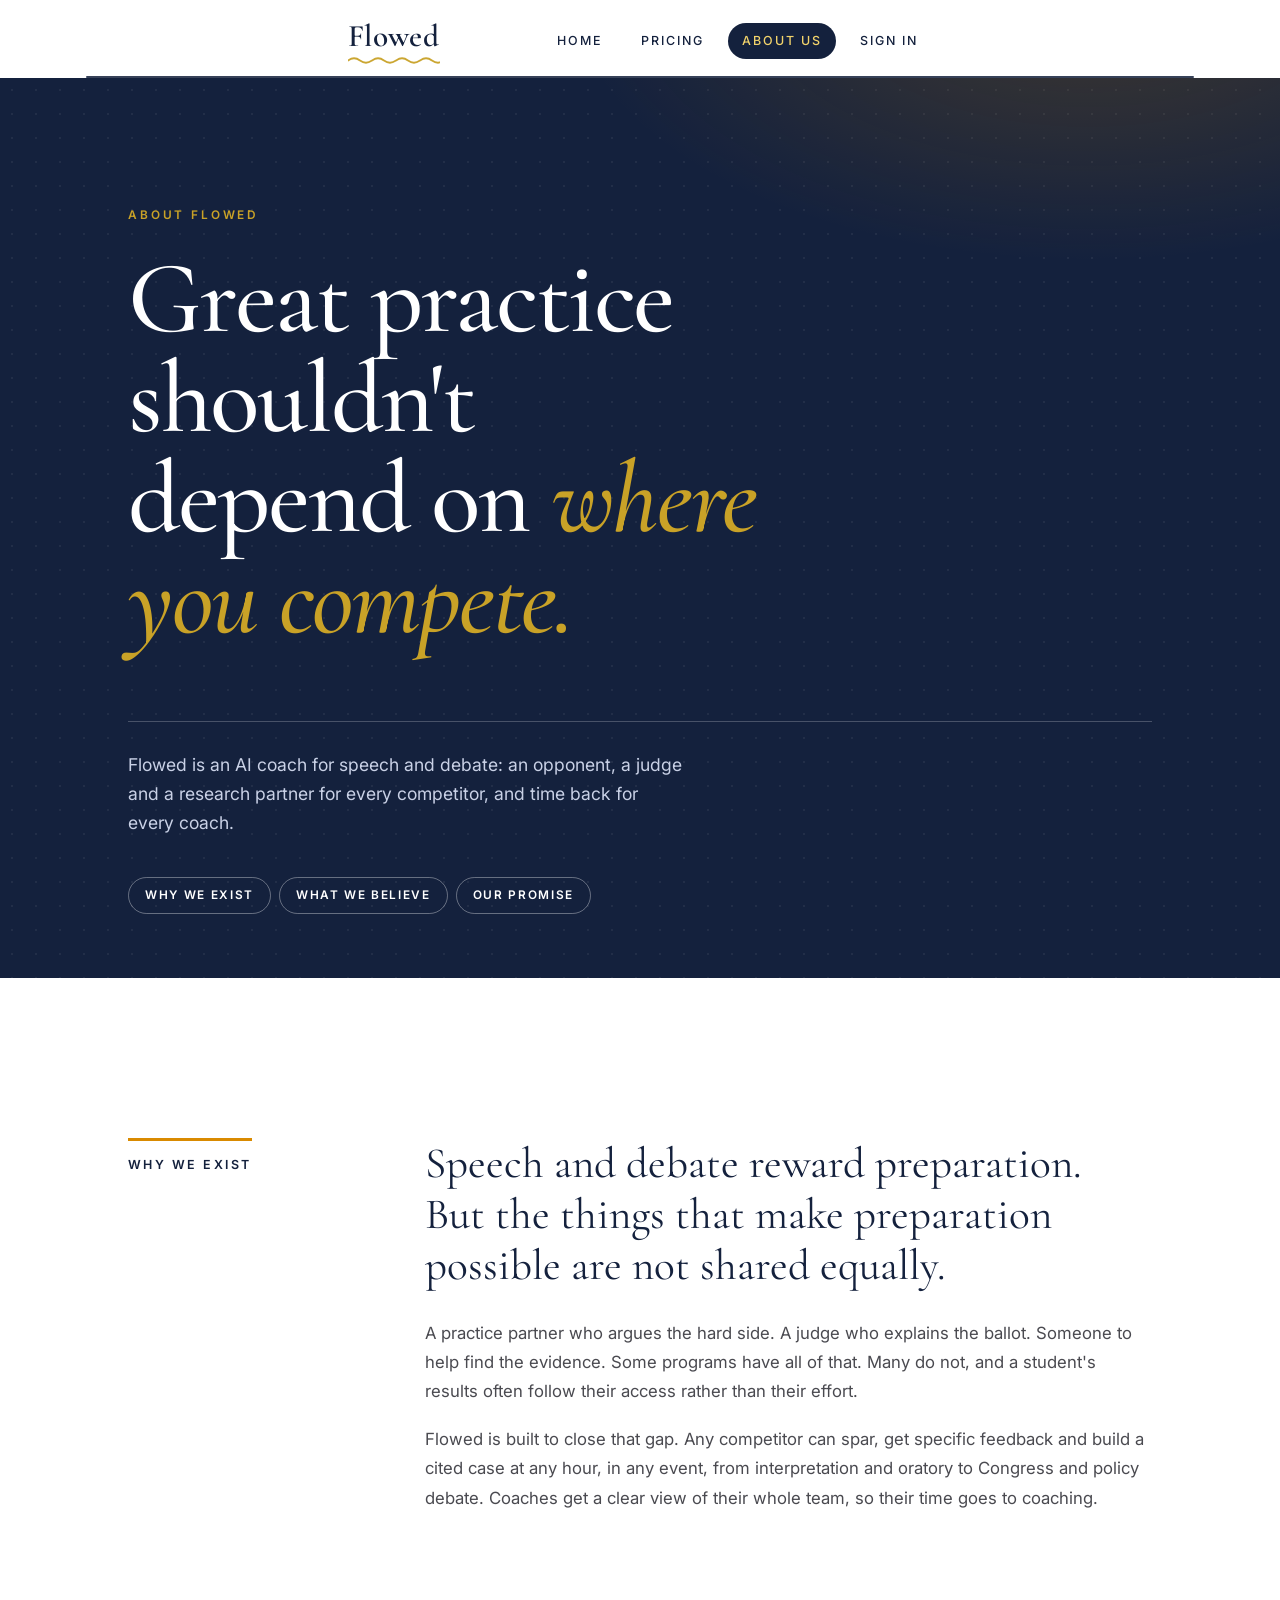
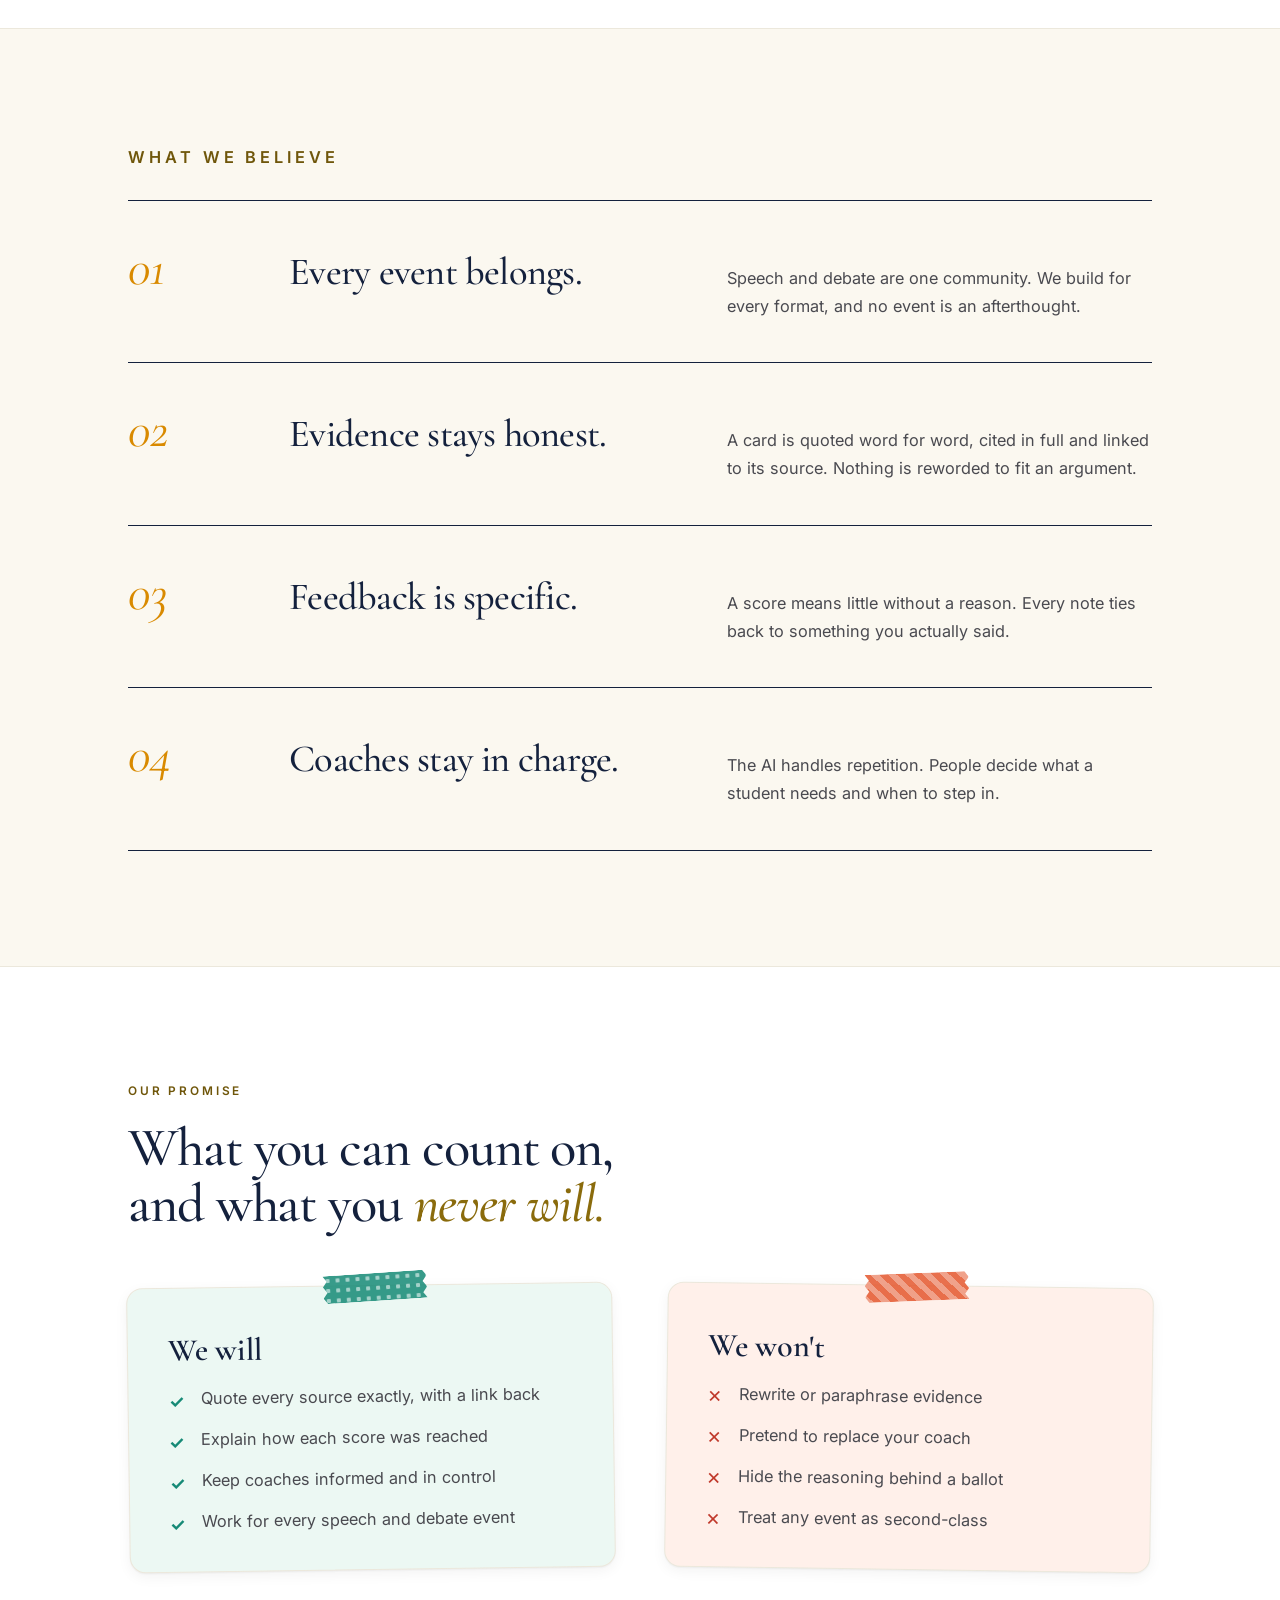
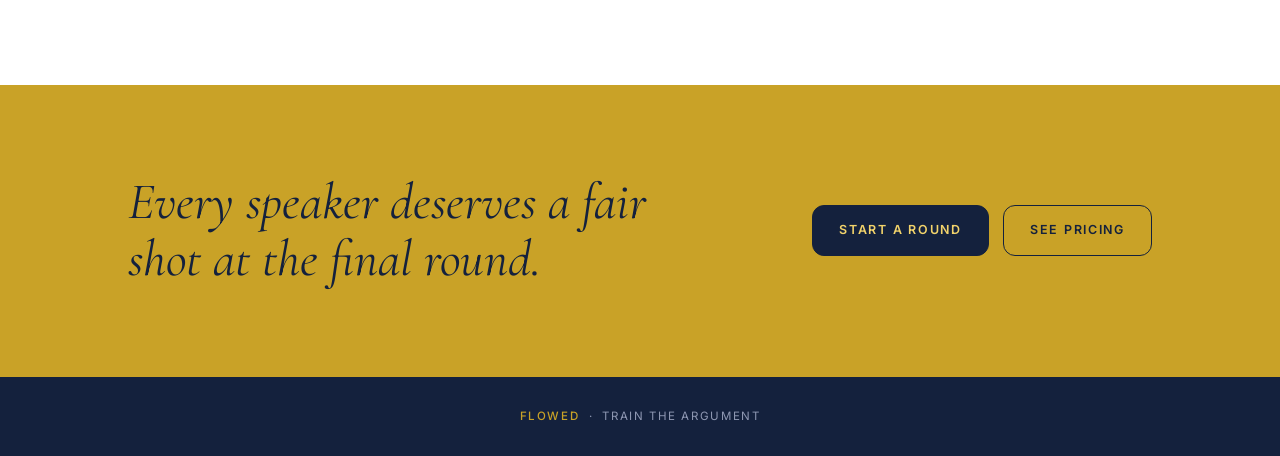
<file: about.html>
<!doctype html>
<html lang="en">
<head>
<meta charset="utf-8">
<meta name="viewport" content="width=device-width, initial-scale=1">
<title>About Us — Flowed</title>
<script>try{if(sessionStorage.getItem("flowed.intro")){document.documentElement.classList.add("seen")}else{sessionStorage.setItem("flowed.intro","1")}}catch(e){document.documentElement.classList.add("seen")}</script>
<link rel="preconnect" href="https://fonts.googleapis.com">
<link rel="preconnect" href="https://fonts.gstatic.com" crossorigin>
<link href="https://fonts.googleapis.com/css2?family=Cormorant+Garamond:ital,wght@0,500;0,600;1,500&family=Inter:wght@400;500;600&family=Caveat:wght@600&display=swap" rel="stylesheet">
<link rel="stylesheet" href="styles.css">
<link rel="stylesheet" href="about.css">
</head>
<body class="aboutpage">

<div class="bar-wrap">
  <div class="bar">
    <a class="brand" href="index.html#home" aria-label="Flowed home">
      <svg class="wordmark" viewBox="0 0 100 40" aria-hidden="true"><text x="0" y="30">Flowed</text></svg>
    </a>
    <nav>
      <a href="index.html#home">Home</a>
      <a href="index.html#pricing">Pricing</a>
      <a href="about.html" aria-current="page">About Us</a>
      <a href="signin.html">Sign in</a>
    </nav>
  </div>
</div>

<!-- Masthead -->
<header class="mast">
  <div class="wrap">
    <p class="eyebrow">About Flowed</p>
    <h1>Great practice shouldn't depend on <em>where you compete.</em></h1>
    <div class="mast-foot">
      <p>Flowed is an AI coach for speech and debate: an opponent, a judge and a research partner for every competitor, and time back for every coach.</p>
      <ul class="mast-index" aria-label="On this page">
        <li><a href="#why">Why we exist</a></li>
        <li><a href="#beliefs">What we believe</a></li>
        <li><a href="#promise">Our promise</a></li>
      </ul>
    </div>
  </div>
</header>

<!-- Why -->
<section class="manifesto" id="why">
  <div class="wrap grid">
    <div class="label"><span>Why we exist</span></div>
    <div class="copy">
      <p class="big">Speech and debate reward preparation. But the things that make preparation possible are not shared equally.</p>
      <p>A practice partner who argues the hard side. A judge who explains the ballot. Someone to help find the evidence. Some programs have all of that. Many do not, and a student's results often follow their access rather than their effort.</p>
      <p>Flowed is built to close that gap. Any competitor can spar, get specific feedback and build a cited case at any hour, in any event, from interpretation and oratory to Congress and policy debate. Coaches get a clear view of their whole team, so their time goes to coaching.</p>
    </div>
  </div>
</section>

<!-- Beliefs -->
<section class="beliefs" id="beliefs">
  <div class="wrap">
    <p class="eyebrow light">What we believe</p>
    <ol>
      <li>
        <span class="n">01</span>
        <h2>Every event belongs.</h2>
        <p>Speech and debate are one community. We build for every format, and no event is an afterthought.</p>
      </li>
      <li>
        <span class="n">02</span>
        <h2>Evidence stays honest.</h2>
        <p>A card is quoted word for word, cited in full and linked to its source. Nothing is reworded to fit an argument.</p>
      </li>
      <li>
        <span class="n">03</span>
        <h2>Feedback is specific.</h2>
        <p>A score means little without a reason. Every note ties back to something you actually said.</p>
      </li>
      <li>
        <span class="n">04</span>
        <h2>Coaches stay in charge.</h2>
        <p>The AI handles repetition. People decide what a student needs and when to step in.</p>
      </li>
    </ol>
  </div>
</section>

<!-- Promise -->
<section class="promise" id="promise">
  <div class="wrap">
    <p class="eyebrow">Our promise</p>
    <h2>What you can count on, and what you <em>never will.</em></h2>
    <div class="pair">
      <div class="pledge yes paper">
        <span class="tape" aria-hidden="true"></span>
        <h3>We will</h3>
        <ul>
          <li>Quote every source exactly, with a link back</li>
          <li>Explain how each score was reached</li>
          <li>Keep coaches informed and in control</li>
          <li>Work for every speech and debate event</li>
        </ul>
      </div>
      <div class="pledge no paper">
        <span class="tape" aria-hidden="true"></span>
        <h3>We won't</h3>
        <ul>
          <li>Rewrite or paraphrase evidence</li>
          <li>Pretend to replace your coach</li>
          <li>Hide the reasoning behind a ballot</li>
          <li>Treat any event as second-class</li>
        </ul>
      </div>
    </div>
  </div>
</section>

<!-- Band -->
<section class="band">
  <div class="wrap">
    <p>Every speaker deserves a fair shot at the final round.</p>
    <div class="band-cta">
      <a class="btn solid" href="signin.html?role=student&amp;mode=signup">Start a round</a>
      <a class="btn ghost" href="index.html#pricing">See pricing</a>
    </div>
  </div>
</section>

<footer class="foot">
  <div class="wrap"><b>Flowed</b> &nbsp;·&nbsp; Train the argument</div>
</footer>

</body>
</html>
</file>
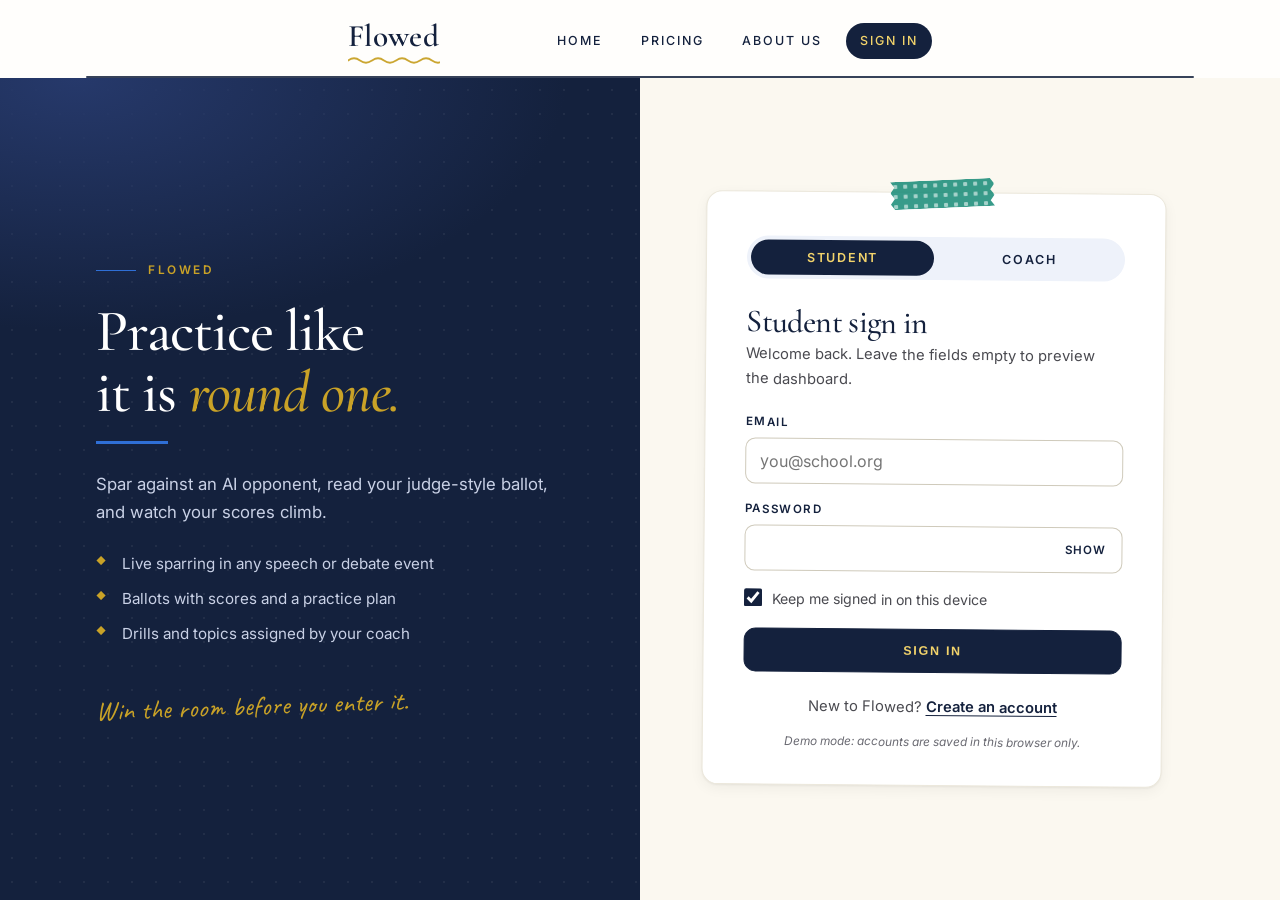
<file: dashboard.html>
<!doctype html>
<html lang="en">
<head>
<meta charset="utf-8">
<meta name="viewport" content="width=device-width, initial-scale=1">
<title>Dashboard — Flowed</title>
<script>try{if(sessionStorage.getItem("flowed.intro")){document.documentElement.classList.add("seen")}else{sessionStorage.setItem("flowed.intro","1")}}catch(e){document.documentElement.classList.add("seen")}</script>
<link rel="preconnect" href="https://fonts.googleapis.com">
<link rel="preconnect" href="https://fonts.gstatic.com" crossorigin>
<link href="https://fonts.googleapis.com/css2?family=Cormorant+Garamond:ital,wght@0,500;0,600;1,500&family=Inter:wght@400;500;600&family=Caveat:wght@600&display=swap" rel="stylesheet">
<link rel="stylesheet" href="styles.css">
<link rel="stylesheet" href="auth.css">
<link rel="stylesheet" href="dashboard.css?v=3">
</head>
<body class="authpage dashboardpage">

<div class="bar-wrap">
  <div class="bar">
    <a class="brand" href="index.html#home" aria-label="Flowed home">
      <svg class="wordmark" viewBox="0 0 100 40" aria-hidden="true"><text x="0" y="30">Flowed</text></svg>
    </a>
    <nav>
      <a href="index.html#home">Home</a>
      <a href="index.html#pricing">Pricing</a>
      <a href="about.html">About Us</a>
      <a href="dashboard.html" aria-current="page">Dashboard</a>
      <a href="#" id="signOut">Sign out</a>
    </nav>
  </div>
</div>

<div class="dshell" id="dash" data-role="student">
  <aside class="dside" aria-label="Dashboard sections">
    <div class="duser">
      <span class="avatar" id="avatar" aria-hidden="true"></span>
      <div><strong id="uName"></strong><span id="uRole"></span></div>
    </div>
    <nav class="dnav" id="dnav" aria-label="Sections"></nav>
    <p class="dside-note" id="sideNote"></p>
  </aside>

  <main class="dmain">
    <div class="preview" id="preview" hidden>
      <span><b>Preview mode.</b> You're looking at sample data, so nothing here is real yet.</span>
      <a href="signin.html?mode=signup" id="previewCta">Create an account</a>
    </div>
    <div id="body"></div>
  </main>
</div>

<script src="auth.js?v=3"></script>
<script src="dashboard.js?v=3"></script>
</body>
</html>
</file>
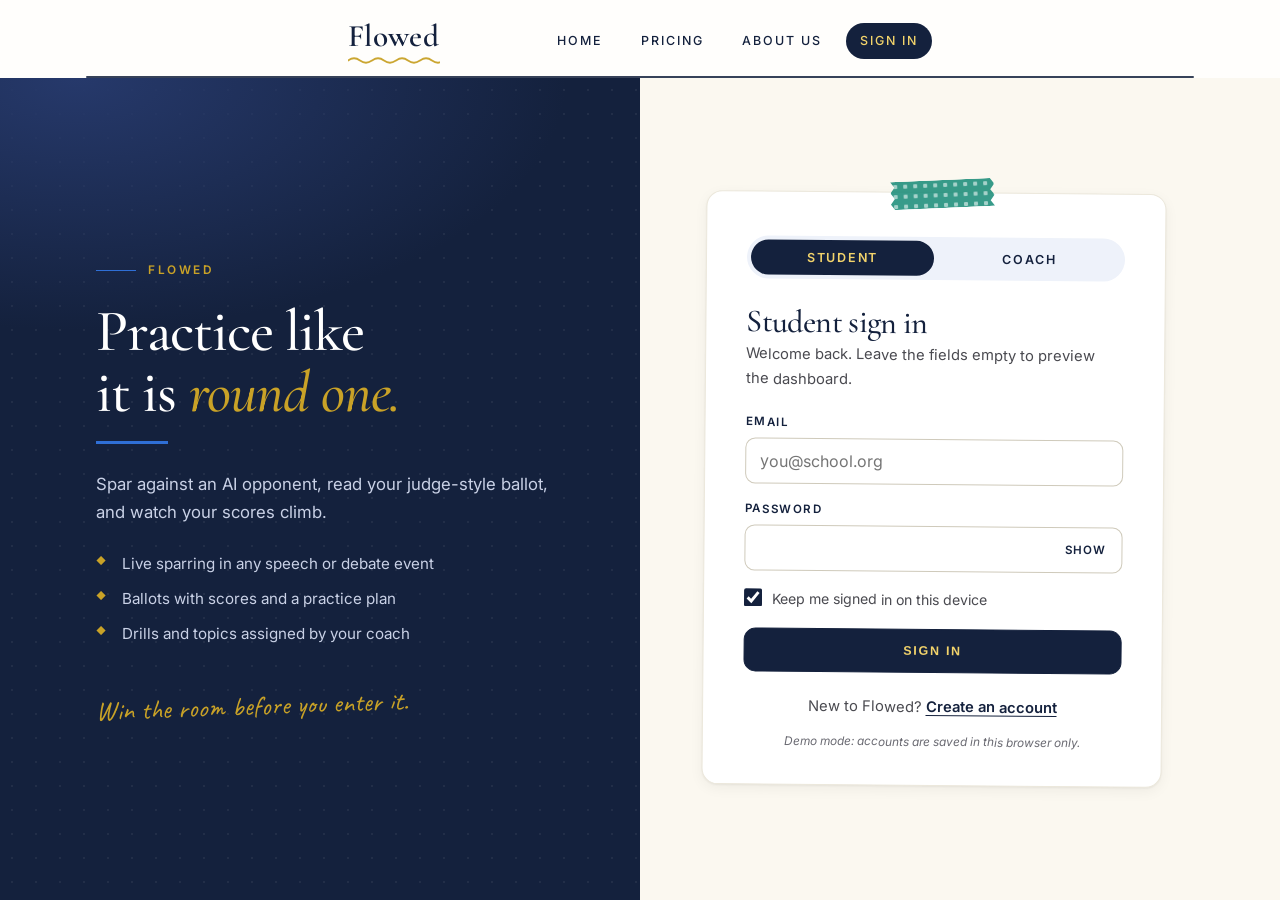
<file: signin.html>
<!doctype html>
<html lang="en">
<head>
<meta charset="utf-8">
<meta name="viewport" content="width=device-width, initial-scale=1">
<title>Sign in — Flowed</title>
<script>try{if(sessionStorage.getItem("flowed.intro")){document.documentElement.classList.add("seen")}else{sessionStorage.setItem("flowed.intro","1")}}catch(e){document.documentElement.classList.add("seen")}</script>
<link rel="preconnect" href="https://fonts.googleapis.com">
<link rel="preconnect" href="https://fonts.gstatic.com" crossorigin>
<link href="https://fonts.googleapis.com/css2?family=Cormorant+Garamond:ital,wght@0,500;0,600;1,500&family=Inter:wght@400;500;600&family=Caveat:wght@600&display=swap" rel="stylesheet">
<link rel="stylesheet" href="styles.css">
<link rel="stylesheet" href="auth.css">
</head>
<body class="authpage">

<div class="bar-wrap">
  <div class="bar">
    <a class="brand" href="index.html#home" aria-label="Flowed home">
      <svg class="wordmark" viewBox="0 0 100 40" aria-hidden="true"><text x="0" y="30">Flowed</text></svg>
    </a>
    <nav>
      <a href="index.html#home">Home</a>
      <a href="index.html#pricing">Pricing</a>
      <a href="about.html">About Us</a>
      <a href="signin.html" aria-current="page">Sign in</a>
    </nav>
  </div>
</div>

<main class="auth" id="auth" data-role="student">
  <section class="auth-side" aria-label="Why Flowed">
    <div class="side-inner">
      <div class="kicker">Flowed</div>
      <h1 id="sideH1">Practice like it is <em>round one.</em></h1>
      <p class="lede" id="sideLede"></p>
      <ul class="points" id="sidePoints"></ul>
      <p class="hand" aria-hidden="true">Win the room before you enter it.</p>
    </div>
  </section>

  <section class="auth-main">
    <div class="auth-card paper">
      <span class="tape" aria-hidden="true"></span>

      <div class="roles" role="tablist" aria-label="Account type">
        <button type="button" role="tab" data-role="student" aria-selected="true">Student</button>
        <button type="button" role="tab" data-role="coach" aria-selected="false" tabindex="-1">Coach</button>
      </div>

      <h2 id="formTitle">Student sign in</h2>
      <p class="sub" id="formSub"></p>

      <form id="authForm" novalidate>
        <div class="field" hidden>
          <label for="name">Full name</label>
          <input id="name" name="name" type="text" autocomplete="name" placeholder="Maya Johnson">
          <p class="err" aria-live="polite"></p>
        </div>

        <div class="field">
          <label for="email">Email</label>
          <input id="email" name="email" type="email" autocomplete="email" placeholder="you@school.org" required>
          <p class="err" aria-live="polite"></p>
        </div>

        <div class="field">
          <label for="password">Password</label>
          <div class="pw">
            <input id="password" name="password" type="password" autocomplete="current-password" required>
            <button type="button" id="togglePw" aria-pressed="false">Show</button>
          </div>
          <p class="hint" id="pwHint" hidden>At least 8 characters, with a letter and a number.</p>
          <p class="err" aria-live="polite"></p>
        </div>

        <div class="field" hidden>
          <label for="extra">Coach invite code</label>
          <input id="extra" name="extra" type="text" placeholder="ABC123">
          <p class="err" aria-live="polite"></p>
        </div>

        <label class="check"><input type="checkbox" id="remember" checked> Keep me signed in on this device</label>

        <p class="formerr" id="formErr" role="alert"></p>
        <button class="btn solid wide" type="submit" id="submitBtn">Sign in</button>
      </form>

      <p class="switch"><span id="switchText">New to Flowed?</span> <button type="button" class="link" id="switchMode">Create an account</button></p>
      <p class="demo-note">Demo mode: accounts are saved in this browser only.</p>
    </div>
  </section>
</main>

<script src="auth.js?v=3"></script>
<script src="signin.js?v=3"></script>
</body>
</html>
</file>
<file: styles.css>
:root {
    --gold: #C9A227;
    --gold-text: #B8921A;
    --gold-deep: #8A6D12;
    --black: #0B0B0C;
    --navy: #14213D;
    --brown: #6B4423;
    --paper: #FFFFFF;
    --cream: #FBF8F0;
    --rule: #E8E4D8;
    --ink: #3b3b3f;
    --serif: "Cormorant Garamond", Georgia, serif;
    --sans: "Inter", system-ui, sans-serif;
    --hand: "Caveat", cursive;
    --crumple: url("data:image/svg+xml,%3Csvg xmlns='http://www.w3.org/2000/svg' width='320' height='320'%3E%3Cfilter id='f'%3E%3CfeTurbulence type='fractalNoise' baseFrequency='.014' numOctaves='4' seed='7'/%3E%3CfeDiffuseLighting lighting-color='%23fff' surfaceScale='2.2'%3E%3CfeDistantLight azimuth='45' elevation='62'/%3E%3C/feDiffuseLighting%3E%3C/filter%3E%3Crect width='100%25' height='100%25' filter='url(%23f)'/%3E%3C/svg%3E");
  }
  * { box-sizing: border-box; margin: 0; }
  html { scroll-behavior: smooth; }
  body { background: var(--paper); color: var(--black); font-family: var(--sans); line-height: 1.6; overflow-x: hidden; }
  a { color: inherit; text-decoration: none; }
  .wrap { max-width: 1120px; margin: 0 auto; padding: 0 clamp(16px, 4vw, 48px); position: relative; }
  svg { display: block; }

  /* ---------- Taskbar ---------- */
  .bar-wrap { position: sticky; top: 0; z-index: 20; padding: 16px clamp(16px, 4vw, 48px) 0; background: var(--paper); }
  .bar-wrap::after { content: ""; display: block; height: 3px; background: var(--brown); margin: 6px clamp(8px, 3vw, 56px) 0; }
  .bar { display: flex; align-items: center; justify-content: center; gap: clamp(32px, 8vw, 120px); max-width: 1120px; margin: 0 auto; padding: 8px 0; }
  .brand { font-family: var(--serif); font-size: 1.7rem; font-weight: 600; color: var(--gold-text); letter-spacing: .04em; }
  .brand i { font-style: normal; opacity: .55; }
  nav { display: flex; gap: clamp(14px, 3vw, 34px); }
  nav a { color: var(--gold-text); font-size: .78rem; font-weight: 500; letter-spacing: .16em; text-transform: uppercase; padding: 4px 0; border-bottom: 1px solid transparent; transition: border-color .2s; }
  nav a:hover, nav a[aria-current] { border-color: var(--brown); }

  /* ---------- Shared type ---------- */
  .kicker { font-size: .74rem; letter-spacing: .22em; text-transform: uppercase; color: var(--gold-deep); font-weight: 600; display: flex; align-items: center; gap: 12px; }
  .kicker::before { content: ""; width: 40px; height: 1px; background: var(--gold); }
  h1, h2 { font-family: var(--serif); font-weight: 500; color: var(--gold-text); letter-spacing: -.01em; }
  h1 { font-size: clamp(2.8rem, 7vw, 5.4rem); line-height: .98; margin: 22px 0 26px; }
  h2 { font-size: clamp(2.2rem, 4.6vw, 3.4rem); line-height: 1.04; margin: 16px 0 22px; }
  h1 em, h2 em { font-style: italic; }
  h1::after, h2::after, h3::after { content: ""; display: block; background: var(--brown); }
  h1::after { width: 72px; height: 3px; margin-top: 18px; }
  h2::after { width: 56px; height: 3px; margin-top: 16px; }
  h3 { font-family: var(--serif); font-size: 1.6rem; font-weight: 600; color: var(--gold-text); margin: 14px 0 8px; line-height: 1.1; }
  h3::after { width: 40px; height: 2px; margin-top: 10px; }
  p { color: var(--ink); }
  .lede { max-width: 31rem; font-size: 1.05rem; }
  .hand { font-family: var(--hand); color: var(--brown); font-size: 1.6rem; line-height: 1; }

  .btn { display: inline-block; padding: 14px 26px; font-size: .78rem; font-weight: 600; letter-spacing: .14em; text-transform: uppercase; border: 1.5px solid var(--black); transition: all .2s; }
  .btn.solid { background: var(--black); color: var(--gold); }
  .btn.solid:hover { background: var(--gold); color: var(--black); border-color: var(--gold); }
  .btn.ghost:hover { background: var(--black); color: var(--paper); }
  .cta { display: flex; gap: 14px; flex-wrap: wrap; margin-top: 34px; }
  .chips { display: flex; flex-wrap: wrap; gap: 8px; margin-top: 30px; }
  .chips span { font-size: .68rem; letter-spacing: .14em; text-transform: uppercase; padding: 6px 12px; border: 1px solid var(--rule); color: var(--brown); background: var(--cream); }

  /* ---------- Scrapbook parts (reused everywhere) ---------- */
  .deco { position: absolute; pointer-events: none; z-index: 0; }
  .paper { background: #fff var(--crumple); background-blend-mode: multiply; box-shadow: 0 10px 28px rgba(0,0,0,.09); }
  .lined { background: #fffdf8 repeating-linear-gradient(transparent 0 29px, #E3DCC8 29px 30px); box-shadow: 0 8px 24px rgba(0,0,0,.08); }
  .lined::before { content: ""; position: absolute; left: 44px; top: 0; bottom: 0; width: 1px; background: rgba(184,146,26,.5); }
  .tape { position: absolute; top: -13px; left: 50%; width: 92px; height: 26px; margin-left: -46px; background: rgba(201,162,39,.5); transform: rotate(-3deg); z-index: 2; }
  .tape.r { transform: rotate(4deg); }
  .ring { opacity: .5; }
  .mark { background: linear-gradient(transparent 58%, rgba(201,162,39,.45) 58%); padding: 0 2px; }
  .wash { background: linear-gradient(170deg, #F5EEDC 55%, #E9D28A 100%); box-shadow: 0 6px 16px rgba(0,0,0,.12); clip-path: polygon(0 0,100% 0,100% 78%,88% 84%,72% 80%,55% 90%,38% 82%,20% 88%,0 80%); }

  /* ---------- Hero ---------- */
  .hero { display: grid; grid-template-columns: 1.1fr .9fr; gap: clamp(32px, 6vw, 80px); align-items: center; padding: clamp(24px, 3.5vw, 44px) 0 clamp(56px, 8vw, 96px); position: relative; }
  .hero > div, .hero > aside { position: relative; z-index: 1; }
  .hero .scribble { right: 1%; bottom: 10px; width: 190px; }
  .scribble path { stroke-dasharray: 1; stroke-dashoffset: 1; animation: draw 2.4s .4s ease forwards; }
  @keyframes draw { to { stroke-dashoffset: 0; } }
  .hero .hand { left: 3%; bottom: 0; transform: rotate(-4deg); font-size: 1.8rem; }

  .card { position: relative; border: 1.5px solid var(--black); transform: rotate(1deg); box-shadow: 10px 10px 0 var(--gold); }
  .card header { background: var(--black); color: var(--gold); padding: 12px 20px; font-size: .68rem; letter-spacing: .2em; text-transform: uppercase; display: flex; justify-content: space-between; }
  .motion { padding: 24px 22px 8px; font-family: var(--serif); font-size: 1.55rem; line-height: 1.2; font-weight: 500; }
  .side { padding: 14px 22px; border-top: 1px solid var(--rule); }
  .side:first-of-type { margin-top: 16px; }
  .side b { display: flex; justify-content: space-between; font-size: .7rem; letter-spacing: .16em; text-transform: uppercase; }
  .side p { font-size: .88rem; margin: 4px 0 10px; }
  .meter { height: 4px; background: var(--rule); }
  .meter span { display: block; height: 100%; background: var(--gold); }
  .side.opp .meter span { background: var(--navy); }

  /* ---------- Ticker ---------- */
  .ticker { background: var(--black); color: var(--gold); overflow: hidden; padding: 30px 0; clip-path: polygon(0% 3px, 2% 5px, 4% 7px, 6% 5px, 8% 5px, 10% 3px, 12% 3px, 14% 7px, 16% 5px, 18% 7px, 20% 4px, 22% 4px, 24% 5px, 26% 7px, 28% 3px, 30% 12px, 32% 7px, 34% 5px, 36% 4px, 38% 0px, 40% 3px, 42% 9px, 44% 4px, 46% 0px, 48% 7px, 50% 5px, 52% 12px, 54% 12px, 56% 0px, 58% 7px, 60% 3px, 62% 3px, 64% 12px, 66% 12px, 68% 7px, 70% 12px, 72% 4px, 74% 7px, 76% 0px, 78% 5px, 80% 7px, 82% 0px, 84% 0px, 86% 0px, 88% 4px, 90% 4px, 92% 7px, 94% 0px, 96% 5px, 98% 3px, 100% 9px, 100% calc(100% - 3px), 98% calc(100% - 7px), 96% calc(100% - 5px), 94% calc(100% - 4px), 92% calc(100% - 7px), 90% calc(100% - 4px), 88% calc(100% - 12px), 86% calc(100% - 9px), 84% calc(100% - 3px), 82% calc(100% - 0px), 80% calc(100% - 12px), 78% calc(100% - 0px), 76% calc(100% - 3px), 74% calc(100% - 12px), 72% calc(100% - 9px), 70% calc(100% - 3px), 68% calc(100% - 7px), 66% calc(100% - 5px), 64% calc(100% - 0px), 62% calc(100% - 12px), 60% calc(100% - 9px), 58% calc(100% - 9px), 56% calc(100% - 5px), 54% calc(100% - 4px), 52% calc(100% - 7px), 50% calc(100% - 9px), 48% calc(100% - 0px), 46% calc(100% - 0px), 44% calc(100% - 7px), 42% calc(100% - 5px), 40% calc(100% - 0px), 38% calc(100% - 3px), 36% calc(100% - 0px), 34% calc(100% - 5px), 32% calc(100% - 9px), 30% calc(100% - 3px), 28% calc(100% - 0px), 26% calc(100% - 0px), 24% calc(100% - 5px), 22% calc(100% - 12px), 20% calc(100% - 0px), 18% calc(100% - 4px), 16% calc(100% - 4px), 14% calc(100% - 0px), 12% calc(100% - 3px), 10% calc(100% - 3px), 8% calc(100% - 12px), 6% calc(100% - 3px), 4% calc(100% - 3px), 2% calc(100% - 0px), 0% calc(100% - 7px)); }
  .track { display: flex; width: max-content; animation: slide 46s linear infinite; }
  .track span { font-family: var(--serif); font-style: italic; font-size: 1.5rem; white-space: nowrap; padding-right: 28px; }
  .track span::after { content: "◆"; font-style: normal; font-size: .6rem; margin-left: 28px; vertical-align: middle; color: #7a6320; }
  @keyframes slide { to { transform: translateX(-50%); } }

  /* ---------- Sections ---------- */
  section.block { padding: clamp(64px, 9vw, 112px) 0 0; }
  .method { display: grid; grid-template-columns: repeat(3, 1fr); gap: clamp(24px, 4vw, 52px); margin-top: 44px; }
  .step { position: relative; padding: 26px 22px 26px 60px; }
  .step:nth-child(1) { transform: rotate(-1.2deg); }
  .step:nth-child(2) { transform: rotate(.8deg); margin-top: 16px; }
  .step:nth-child(3) { transform: rotate(-.6deg); }
  .step .num { font-family: var(--serif); font-size: 3rem; color: var(--gold); line-height: 1; }
  .step p { font-size: .95rem; }
  .step .ring { right: -34px; bottom: -34px; width: 110px; }

  .round { display: grid; grid-template-columns: .9fr 1.1fr; gap: clamp(32px, 6vw, 80px); align-items: center; }
  .timer { display: flex; align-items: center; gap: 22px; margin-top: 30px; }
  .timer svg { width: 120px; height: 120px; flex: none; }
  .timer small { display: block; font-size: .68rem; letter-spacing: .18em; text-transform: uppercase; color: var(--gold-deep); font-weight: 600; }
  .timer strong { font-family: var(--serif); font-size: 1.5rem; font-weight: 500; }

  .stage { position: relative; padding: 48px clamp(22px, 4vw, 44px) 40px; }
  .stage .wash { top: -22px; left: -26px; width: 140px; height: 90px; transform: rotate(-10deg); }
  .stage .ring { right: -40px; bottom: -50px; width: 190px; }
  .bubble { position: relative; max-width: 88%; padding: 16px 20px; background: #fff; border: 1.5px solid var(--black); font-size: .95rem; margin-bottom: 30px; }
  .bubble::after { content: ""; position: absolute; bottom: -9px; left: 30px; width: 16px; height: 16px; background: #fff; border: inherit; border-width: 0 1.5px 1.5px 0; transform: rotate(45deg); }
  .bubble b { display: block; font-size: .66rem; letter-spacing: .2em; text-transform: uppercase; color: var(--gold-deep); margin-bottom: 4px; }
  .bubble.opp { margin-left: auto; border-color: var(--navy); }
  .bubble.opp::after { left: auto; right: 30px; }
  .bubble.opp b { color: var(--navy); }
  .stage .hand { position: absolute; right: 8%; top: 62%; transform: rotate(-5deg); font-size: 1.7rem; z-index: 3; }
  .stage .hand svg { position: absolute; left: -34px; top: -26px; width: 30px; }

  .grid { display: grid; grid-template-columns: repeat(4, 1fr); gap: clamp(18px, 2.4vw, 30px); margin-top: 44px; }
  .note { position: relative; background: var(--cream); border: 1px solid var(--rule); padding: 34px 22px 26px; box-shadow: 0 6px 18px rgba(0,0,0,.07); }
  .note:nth-child(odd) { transform: rotate(-.9deg); }
  .note:nth-child(even) { transform: rotate(.9deg); margin-top: 14px; }
  .note svg.ico { width: 30px; height: 30px; fill: none; stroke: var(--brown); stroke-width: 1.6; stroke-linecap: round; stroke-linejoin: round; }
  .note p { font-size: .9rem; }

  .quote { position: relative; text-align: center; padding: clamp(40px, 6vw, 72px) clamp(24px, 6vw, 80px); max-width: 820px; margin: 0 auto; transform: rotate(-.6deg); }
  .quote q { display: block; font-family: var(--serif); font-size: clamp(1.8rem, 3.8vw, 2.8rem); line-height: 1.15; font-style: italic; quotes: none; }
  .quote .hand { display: block; margin-top: 22px; }
  .quote .ring { top: -40px; right: -50px; width: 200px; }
  .quote .scribble { left: 20px; bottom: 12px; width: 120px; }
  .quote .scribble path { animation: none; stroke-dashoffset: 0; }
  .qmark { font-family: var(--serif); font-size: 6rem; line-height: .5; color: var(--gold); display: block; }

  /* ---------- Points + report card ---------- */
  .points { list-style: none; padding: 0; margin: 22px 0 0; display: grid; gap: 10px; max-width: 31rem; }
  .points li { position: relative; padding-left: 26px; font-size: .95rem; color: var(--ink); }
  .points li::before { content: "◆"; position: absolute; left: 0; top: .25em; font-size: .6rem; color: var(--gold); }
  .round.flip { grid-template-columns: .9fr 1.1fr; }
  .report { position: relative; padding: 42px clamp(20px, 3.5vw, 38px) 34px; transform: rotate(-.8deg); }
  .report .head { display: flex; justify-content: space-between; align-items: flex-end; border-bottom: 1.5px solid var(--black); padding-bottom: 14px; position: relative; z-index: 1; }
  .report .head small { display: block; font-size: .66rem; letter-spacing: .2em; text-transform: uppercase; color: var(--gold-deep); font-weight: 600; }
  .report .head strong { font-family: var(--serif); font-size: 1.8rem; font-weight: 500; }
  .overall { font-family: var(--serif); font-size: 3.6rem; line-height: .9; color: var(--gold-text); }
  .overall span { font-size: 1rem; color: var(--ink); }
  .scores { display: grid; gap: 12px; margin: 22px 0; position: relative; z-index: 1; }
  .scores > div { display: grid; grid-template-columns: 78px 1fr 26px; gap: 12px; align-items: center; font-size: .7rem; letter-spacing: .14em; text-transform: uppercase; }
  .scores em { font-style: normal; text-align: right; }
  .scores .meter { display: block; }
  .cols { display: grid; grid-template-columns: 1fr 1fr; gap: 22px; position: relative; z-index: 1; }
  .cols h4 { font-family: var(--serif); font-size: 1.3rem; font-weight: 600; color: var(--brown); margin-bottom: 6px; }
  .cols ul { list-style: none; padding: 0; display: grid; gap: 8px; font-size: .86rem; color: var(--ink); }
  .cols li { position: relative; padding-left: 20px; }
  .cols li::before { content: "✓"; position: absolute; left: 0; color: var(--gold-text); font-weight: 700; }
  .cols .fix li::before { content: "→"; color: var(--navy); }
  .report .hand { position: absolute; right: 4px; bottom: -36px; transform: rotate(-4deg); font-size: 1.7rem; }
  .report .wash { top: -20px; right: -30px; width: 130px; height: 84px; transform: rotate(9deg); }
  .report .ring { left: -70px; bottom: -60px; width: 190px; }

  /* ---------- Closing band ---------- */
  .close { margin-top: clamp(72px, 10vw, 120px); background: var(--black); color: var(--gold); clip-path: polygon(0% 12px, 2% 4px, 4% 5px, 6% 12px, 8% 9px, 10% 9px, 12% 0px, 14% 9px, 16% 9px, 18% 0px, 20% 3px, 22% 5px, 24% 0px, 26% 4px, 28% 4px, 30% 12px, 32% 0px, 34% 0px, 36% 0px, 38% 3px, 40% 5px, 42% 3px, 44% 4px, 46% 12px, 48% 7px, 50% 4px, 52% 3px, 54% 7px, 56% 4px, 58% 12px, 60% 5px, 62% 4px, 64% 3px, 66% 12px, 68% 3px, 70% 0px, 72% 3px, 74% 3px, 76% 4px, 78% 0px, 80% 9px, 82% 5px, 84% 5px, 86% 7px, 88% 9px, 90% 0px, 92% 4px, 94% 4px, 96% 3px, 98% 5px, 100% 7px, 100% 100%, 0% 100%); padding: clamp(72px, 9vw, 110px) 0 56px; }
  .close .wrap { display: grid; grid-template-columns: 1.3fr .7fr; gap: 40px; align-items: center; }
  .close h2 { color: var(--gold); }
  .close h2::after { background: var(--gold); }
  .close .kicker { color: var(--gold); }
  .close p { color: #b9b4a4; max-width: 30rem; }
  .close .btn.solid { background: var(--gold); color: var(--black); border-color: var(--gold); }
  .close .btn.solid:hover { background: transparent; color: var(--gold); }
  .close .btn.ghost { color: var(--gold); border-color: var(--gold); }
  .close .btn.ghost:hover { background: var(--gold); color: var(--black); }
  .gavel { width: min(260px, 100%); margin-inline: auto; }
  .close .fine { text-align: center; margin: 64px auto 0; max-width: none; font-size: .72rem; letter-spacing: .14em; text-transform: uppercase; color: #8a8576; }
  .fine b { color: var(--gold); font-weight: 500; }

  @media (prefers-reduced-motion: reduce) { .track, .scribble path { animation: none; stroke-dashoffset: 0; } }
  @media (max-width: 960px) { .grid { grid-template-columns: repeat(2, 1fr); } }
  @media (max-width: 820px) {
    .hero, .method, .round, .round.flip, .close .wrap { grid-template-columns: 1fr; }
    .report { margin-bottom: 30px; }
    .hero .hand { position: static; display: block; margin-top: 18px; }
    .step:nth-child(2), .note:nth-child(even) { margin-top: 0; }
    .gavel { width: 180px; }
  }
  @media (max-width: 520px) { .grid, .cols { grid-template-columns: 1fr; } }

  /* ---------- Brief cover ---------- */
  .toc { list-style: none; padding: 6px 22px 20px; display: grid; gap: 9px; font-size: .86rem; counter-reset: t; }
  .toc li { display: flex; align-items: baseline; gap: 8px; counter-increment: t; color: var(--ink); }
  .toc li::before { content: counter(t, upper-roman) "."; font-family: var(--serif); color: var(--gold-text); font-weight: 600; width: 1.8em; }
  .toc li::after { content: attr(data-p); order: 3; color: var(--brown); font-size: .78rem; }
  .toc li span { order: 1; }
  .toc li i { order: 2; flex: 1; border-bottom: 1px dotted #b9b2a0; transform: translateY(-3px); }
  .cover-meta { padding: 22px 22px 14px; border-bottom: 1px solid var(--rule); }
  .cover-meta small { display: block; font-size: .64rem; letter-spacing: .2em; text-transform: uppercase; color: var(--gold-deep); font-weight: 600; }
  .cover-meta strong { display: block; font-family: var(--serif); font-size: 1.55rem; line-height: 1.15; font-weight: 500; margin-top: 4px; }

  /* ---------- Contention outline ---------- */
  .outline { position: relative; padding: 44px clamp(20px, 3.5vw, 38px) 30px; transform: rotate(.7deg); }
  .outline .label { font-size: .66rem; letter-spacing: .2em; text-transform: uppercase; color: var(--gold-deep); font-weight: 600; }
  .outline h4 { font-family: var(--serif); font-size: 1.7rem; font-weight: 500; line-height: 1.15; margin: 4px 0 12px; position: relative; z-index: 1; }
  .orow { display: grid; grid-template-columns: 78px 1fr; gap: 14px; padding: 11px 0; border-top: 1px solid var(--rule); font-size: .9rem; position: relative; z-index: 1; }
  .orow b { font-size: .66rem; letter-spacing: .18em; text-transform: uppercase; color: var(--brown); padding-top: 3px; }
  .chip { display: inline-block; margin: 2px 6px 2px 0; padding: 3px 10px; font-size: .68rem; letter-spacing: .1em; text-transform: uppercase; border: 1px solid var(--gold); background: #fff; color: var(--gold-deep); }
  .outline .wash { top: -18px; left: -26px; width: 130px; height: 84px; transform: rotate(-9deg); }
  .outline .ring { right: -60px; bottom: -70px; width: 190px; }
  .outline .hand { position: absolute; right: 6px; bottom: -34px; transform: rotate(-4deg); font-size: 1.7rem; }

  /* ---------- Evidence card ---------- */
  .ev { position: relative; padding: 40px clamp(22px, 3.5vw, 40px) 26px; border-left: 5px solid var(--gold); transform: rotate(-.7deg); }
  .ev .tagline { font-family: var(--serif); font-size: 1.55rem; line-height: 1.15; font-weight: 600; position: relative; z-index: 1; }
  .ev .cite { margin: 10px 0 14px; font-size: .78rem; color: var(--brown); letter-spacing: .03em; position: relative; z-index: 1; }
  .ev blockquote { margin: 0; font-size: .95rem; line-height: 1.75; color: #6a6a6e; position: relative; z-index: 1; }
  .ev blockquote .u { color: var(--black); font-weight: 500; background: linear-gradient(transparent 55%, rgba(201,162,39,.45) 55%); }
  .ev footer { display: flex; justify-content: space-between; align-items: center; gap: 12px; flex-wrap: wrap; margin-top: 18px; padding-top: 12px; border-top: 1px solid var(--rule); font-size: .7rem; letter-spacing: .14em; text-transform: uppercase; color: var(--brown); position: relative; z-index: 1; }
  .ev footer a { border-bottom: 1.5px solid var(--gold); padding-bottom: 1px; font-weight: 600; }
  .stamp { position: absolute; top: 14px; right: 14px; padding: 4px 12px; border: 2px solid var(--gold-text); color: var(--gold-text); font-size: .68rem; font-weight: 700; letter-spacing: .24em; text-transform: uppercase; transform: rotate(7deg); z-index: 2; background: rgba(255,255,255,.6); }
  .ev .ring { left: -64px; bottom: -64px; width: 180px; }
  .ev .hand { position: absolute; left: 14px; bottom: -36px; transform: rotate(-3deg); font-size: 1.7rem; }
  .ev .sample { font-style: italic; text-transform: none; letter-spacing: 0; font-size: .72rem; color: #8a8576; }

  /* ---------- Research tracker ---------- */
  .tracker { position: relative; padding: 44px clamp(20px, 3.5vw, 38px) 30px; transform: rotate(.6deg); }
  .tracker .label { font-size: .66rem; letter-spacing: .2em; text-transform: uppercase; color: var(--gold-deep); font-weight: 600; }
  .tracker h4 { font-family: var(--serif); font-size: 1.6rem; font-weight: 500; margin: 4px 0 14px; position: relative; z-index: 1; }
  .trow { display: grid; grid-template-columns: 1fr auto; gap: 4px 12px; padding: 10px 0 12px; border-top: 1px solid var(--rule); font-size: .84rem; position: relative; z-index: 1; }
  .trow span:last-of-type { text-align: right; color: var(--brown); font-weight: 600; }
  .trow .meter { grid-column: 1 / -1; }
  .trow.low .meter span { background: var(--navy); }
  .tracker .hand { position: absolute; right: 8px; bottom: -34px; transform: rotate(-5deg); font-size: 1.7rem; }
  .tracker .wash { top: -18px; right: -30px; width: 130px; height: 84px; transform: rotate(9deg); }

  @media (max-width: 820px) { .orow { grid-template-columns: 1fr; gap: 2px; } .stamp { position: static; display: inline-block; margin-bottom: 12px; } }

  /* ---------- Tabs ---------- */
  [hidden] { display: none !important; }
  .tab { animation: tabin .45s ease both; }
  @keyframes tabin { from { opacity: 0; transform: translateY(10px); } }
  section[id] { scroll-margin-top: 96px; }
  @media (prefers-reduced-motion: reduce) { .tab { animation: none; } }
  @media (max-width: 700px) {
    .bar { flex-wrap: wrap; gap: 2px 28px; }
    nav { gap: 16px; flex-wrap: wrap; justify-content: center; }
    nav a { font-size: .68rem; letter-spacing: .1em; }
  }

  .pagebreak { display: flex; align-items: center; gap: 22px; margin: clamp(64px, 9vw, 112px) 0 0; }
  .pagebreak::before, .pagebreak::after { content: ""; flex: 1; border-top: 1.5px solid var(--brown); }
  .pagebreak span { font-family: var(--hand); font-size: 1.9rem; color: var(--brown); line-height: 1; transform: rotate(-2deg); }

  /* ---------- Dashboards ---------- */
  .dash { position: relative; padding: 44px clamp(20px, 3.5vw, 38px) 34px; transform: rotate(-.6deg); }
  #coach-view .dash { transform: rotate(.6deg); }
  .dash > * { position: relative; z-index: 1; }
  .dash > .deco, .dash > .tape { position: absolute; z-index: 0; }
  .dash > .tape { z-index: 2; }
  .dash > .hand { position: absolute; right: 8px; bottom: -36px; transform: rotate(-4deg); font-size: 1.7rem; z-index: 3; }
  .dash .wash { top: -18px; right: -30px; width: 130px; height: 84px; transform: rotate(9deg); }
  .dash .ring { left: -70px; bottom: -70px; width: 190px; }
  .dlabel { font-size: .66rem; letter-spacing: .2em; text-transform: uppercase; color: var(--gold-deep); font-weight: 600; }
  .tiles { display: grid; grid-template-columns: repeat(3, 1fr); gap: 12px; margin: 14px 0 20px; }
  .tile { border: 1px solid var(--rule); background: var(--cream); padding: 12px 14px; }
  .tile strong { display: block; font-family: var(--serif); font-size: 2.3rem; line-height: 1; font-weight: 500; color: var(--gold-text); }
  .tile span { font-size: .64rem; letter-spacing: .14em; text-transform: uppercase; color: var(--brown); }
  .tile.flagged strong { color: var(--navy); }
  .chart svg { width: 100%; height: auto; margin-top: 8px; }
  .next { display: flex; justify-content: space-between; gap: 12px; flex-wrap: wrap; margin-top: 16px; padding-top: 12px; border-top: 1px solid var(--rule); font-size: .86rem; }
  .next b { font-size: .66rem; letter-spacing: .18em; text-transform: uppercase; color: var(--brown); padding-top: 3px; }
  .next i { color: var(--gold-deep); }
  .roster { margin-top: 4px; }
  .rrow { display: grid; grid-template-columns: 1.1fr .6fr .6fr 84px 1.3fr; gap: 10px; align-items: center; padding: 11px 0; border-top: 1px solid var(--rule); font-size: .86rem; }
  .rrow.rhead { font-size: .62rem; letter-spacing: .16em; text-transform: uppercase; color: var(--brown); border-top: 1.5px solid var(--black); }
  .rrow .spark { width: 80px; height: 24px; }
  .rrow.warn { background: rgba(20,33,61,.05); }
  .flag { font-style: normal; font-size: .64rem; letter-spacing: .12em; text-transform: uppercase; padding: 3px 9px; border: 1px solid var(--navy); color: var(--navy); }
  .dash .sample { font-style: italic; font-size: .72rem; color: #8a8576; margin-top: 10px; }
  @media (max-width: 560px) { .rrow { grid-template-columns: 1fr .5fr 84px; } .c-rounds, .c-focus { display: none; } }

  /* ---------- Hero event chips ---------- */
  .evlist { margin-top: 30px; }
  .evlist .chips { margin-top: 10px; gap: 8px; }
  .evlist .chips span { padding: 8px 14px; font-size: .66rem; letter-spacing: .15em; }
  .evlabel { font-family: var(--serif); font-size: 1.25rem; font-weight: 600; color: var(--gold-text); margin-top: 22px; }
  .evlabel:first-child { margin-top: 0; }

  /* =====================================================================
     Refinement layer: modern, clean, accessible
     Keeps the white / black / gold identity with one gold accent.
     ===================================================================== */
  :root {
    --gold-text: #8A6B0C;      /* AA contrast on white */
    --gold-deep: #6F560A;
    --rule: #ECE8DC;
    --ink: #4A4A50;
    --radius: 16px;
    --radius-sm: 10px;
    --shadow-sm: 0 1px 2px rgba(11,11,12,.05), 0 4px 14px rgba(11,11,12,.05);
    --shadow-md: 0 2px 4px rgba(11,11,12,.05), 0 14px 36px rgba(11,11,12,.09);
    --ease: cubic-bezier(.2,.7,.2,1);
  }
  html { -webkit-text-size-adjust: 100%; }
  body { -webkit-font-smoothing: antialiased; line-height: 1.65; text-rendering: optimizeLegibility; }
  h1, h2 { letter-spacing: -.02em; text-wrap: balance; }
  h1 { line-height: 1.02; }
  p, li { text-wrap: pretty; }
  .lede { color: var(--ink); line-height: 1.7; }
  :focus-visible { outline: 2px solid var(--gold); outline-offset: 3px; border-radius: 6px; }

  /* Taskbar: frosted, sticky */
  .bar-wrap { background: rgba(255,255,255,.82); -webkit-backdrop-filter: saturate(1.4) blur(14px); backdrop-filter: saturate(1.4) blur(14px); padding-top: 10px; }
  .bar-wrap::after { height: 2px; border-radius: 2px; opacity: .85; margin-top: 4px; }
  nav { gap: clamp(4px, 1.2vw, 10px); }
  nav a { padding: 8px 14px; border: 0; border-radius: 999px; transition: background .2s var(--ease), color .2s; }
  nav a:hover { background: rgba(201,162,39,.12); }
  nav a[aria-current] { background: rgba(201,162,39,.18); color: var(--gold-deep); }
  .brand { transition: opacity .2s; }
  .brand:hover { opacity: .8; }

  /* Buttons */
  .btn { border-radius: 12px; padding: 14px 26px; transition: transform .2s var(--ease), box-shadow .2s var(--ease), background .2s, color .2s, border-color .2s; }
  .btn:hover { transform: translateY(-2px); box-shadow: var(--shadow-md); }
  .btn:active { transform: translateY(0); }

  /* Chips */
  .chips span { border-radius: 999px; transition: border-color .2s, background .2s, transform .2s var(--ease); }
  .chips span:hover { border-color: var(--gold); background: #fff; transform: translateY(-1px); }

  /* Surfaces: calm, level, softly shadowed */
  .card, .step, .stage, .report, .dash, .ev, .outline, .tracker, .quote, .note, .bubble, .tile, .roster, .stp {
    border-radius: var(--radius);
  }
  .card, .step, .stage, .report, .dash, .ev, .outline, .tracker, .quote, .note, .step:nth-child(n), .note:nth-child(n), #coach-view .dash {
    transform: none !important;
    margin-top: 0 !important;
  }
  .paper { background: #fff; background-blend-mode: normal; border: 1px solid var(--rule); box-shadow: var(--shadow-sm); }
  .card { border: 1px solid var(--rule); box-shadow: var(--shadow-md); }
  .card header { border-radius: calc(var(--radius) - 1px) calc(var(--radius) - 1px) 0 0; }
  .lined { background: var(--cream); border: 1px solid var(--rule); box-shadow: var(--shadow-sm); }
  .lined::before { display: none; }
  .step { padding: 28px 24px; }
  .note { border-radius: var(--radius); box-shadow: var(--shadow-sm); transition: transform .25s var(--ease) !important, box-shadow .25s; }
  .note:hover, .step:hover { transform: translateY(-3px) !important; box-shadow: var(--shadow-md); }
  .step { transition: transform .25s var(--ease) !important, box-shadow .25s; }
  .bubble { border-radius: 14px 14px 14px 4px; border-width: 1px; }
  .bubble.opp { border-radius: 14px 14px 4px 14px; }
  .bubble::after { display: none; }
  .tile { border-radius: 12px; }
  .meter { height: 6px; border-radius: 99px; overflow: hidden; }
  .meter span { border-radius: 99px; }
  .roster .rrow.warn { border-radius: 8px; }
  .flag, .chip { border-radius: 999px; }
  .tape { border-radius: 4px; opacity: .85; box-shadow: 0 1px 2px rgba(0,0,0,.08); }
  .ring { opacity: .3; }
  .stamp { border-radius: 6px; }
  .more { transition: color .2s, border-color .2s; }

  /* Rhythm */
  section.block { padding-top: clamp(72px, 9vw, 120px); }
  .hero { gap: clamp(36px, 6vw, 88px); }
  .method, .grid { gap: clamp(18px, 2.4vw, 28px); }

  /* Closing band buttons keep contrast */
  .close .btn { border-radius: 12px; }

  @media (max-width: 700px) {
    .bar-wrap { padding-inline: 12px; }
    nav a { padding: 7px 10px; }
  }

/* =====================================================================
   Navy layer: section themes, varied layouts, colourful scrapbook, motion
   ===================================================================== */
:root {
  --navy-deep: #0E1730;
  --coral: #E4572E; --teal: #168A76; --lilac: #7B52B8; --sky: #2F6FD6;
  --tint: #EEF2FA;
}

/* Per-page accent drives hand-writing, scribbles, kicker rules, card shadows */
.page { --accent: var(--coral); }
#how { --accent: var(--teal); }
#page-briefs { --accent: var(--lilac); }
#coaches { --accent: var(--sky); }
#home   { background: radial-gradient(900px 520px at 88% -80px, rgba(228,87,46,.10), transparent 70%); }
#how    { background: radial-gradient(900px 520px at 10% -80px, rgba(22,138,118,.10), transparent 70%); }
#page-briefs { background: radial-gradient(900px 520px at 88% -80px, rgba(123,82,184,.10), transparent 70%); }
#coaches { background: radial-gradient(900px 520px at 10% -80px, rgba(47,111,214,.10), transparent 70%); }
.hero .hand { color: var(--accent); }
.hero .scribble path { stroke: var(--accent); }
.kicker::before { background: var(--accent); }
.step .num { color: var(--accent); }

/* Headings: navy, one gold italic, underline bar on h1 only */
h1, h2, h3 { color: var(--navy); }
h1 em, h2 em { color: var(--gold-text); }
h2::after, h3::after { display: none; }
h1::after { background: var(--accent); }
h2 { margin-bottom: 18px; }
.evlabel { color: var(--navy); }

/* Navy chrome */
.brand { color: var(--navy); }
.brand i { color: var(--accent); opacity: 1; }
.bar-wrap::after { background: var(--navy); }
nav a { color: var(--navy); }
nav a:hover { background: rgba(20,33,61,.08); }
nav a[aria-current] { background: var(--navy); color: #F2D36B; }
.btn { border-color: var(--navy); }
.btn.solid { background: var(--navy); color: #F2D36B; }
.btn.solid:hover { background: var(--gold); color: var(--navy); border-color: var(--gold); }
.btn.ghost { color: var(--navy); }
.btn.ghost:hover { background: var(--navy); color: #fff; }
.card header { background: var(--navy); }
.ticker { background: var(--navy-deep); }
.close { background: var(--navy); }
.chips span { color: var(--navy); border-color: transparent; }
.chips span:nth-child(5n+1) { background: #FFE3D9; }
.chips span:nth-child(5n+2) { background: #D8F1EA; }
.chips span:nth-child(5n+3) { background: #E8DDF6; }
.chips span:nth-child(5n+4) { background: #DCE8FA; }
.chips span:nth-child(5n)   { background: #FFF1BF; }

/* ---------- Section themes ---------- */
section.block { --secbg: #fff; position: relative; }
section.block.cream { --secbg: var(--cream); background: var(--cream); }
section.block.tint  { --secbg: var(--tint);  background: var(--tint); }
section.block.dark  {
  --secbg: var(--navy);
  background:
    radial-gradient(700px 360px at 12% 0, #26396b 0, transparent 70%),
    radial-gradient(rgba(255,255,255,.06) 1px, transparent 1.5px) 0 0 / 24px 24px,
    var(--navy);
  clip-path: polygon(0 0, 100% 28px, 100% 100%, 0 calc(100% - 28px));
  padding-top: clamp(88px, 10vw, 136px);
  margin-top: -14px;
}
section.block.dark { padding-bottom: clamp(88px, 10vw, 136px); }
section.block.cream, section.block.tint { padding-bottom: clamp(72px, 9vw, 120px); }

/* Faded section numerals */
section.block[data-num]::before {
  content: attr(data-num); position: absolute; top: 28px; right: 4%;
  font-family: var(--serif); font-weight: 600; font-size: clamp(8rem, 22vw, 17rem); line-height: 1;
  color: var(--navy); opacity: .06; pointer-events: none;
}
section.block.dark[data-num]::before { color: #fff; opacity: .05; }
#analysis::before, #evidence::before, #coach-view::before { right: auto; left: 4%; }

/* Light-on-navy type */
.dark h2 { color: #fff; }
.dark h2 em, .dark .kicker { color: var(--gold); }
.dark .round > :first-child :is(p, li) { color: #C9D1E6; }
.dark .points li::before { color: var(--gold); }
.dark .timer small { color: var(--gold); }
.dark .timer strong { color: #fff; }
.dark .timer text { fill: #fff; }
.dark .btn.solid { background: var(--gold); color: var(--navy); border-color: var(--gold); }

/* ---------- Varied layouts ---------- */
/* Stack: centred copy, wide visual below (debate, briefs) */
.round.stack { grid-template-columns: 1fr; gap: 52px; justify-items: center; }
.round.stack > :first-child { max-width: 780px; text-align: center; }
.round.stack .kicker { justify-content: center; }
.round.stack .kicker::after { content: ""; width: 40px; height: 1px; background: var(--accent); }
.round.stack .lede { margin-inline: auto; max-width: 36rem; }
.round.stack .points { max-width: 780px; margin-inline: auto; grid-template-columns: 1fr 1fr; gap: 12px 28px; text-align: left; }
.round.stack .timer { justify-content: center; }
.round.stack > :last-child { width: 100%; max-width: 900px; }
.stack .stage .bubble { max-width: 72%; }
/* Flip: visual leads, wider than the copy (analysis, evidence, coach) */
.round.flip { grid-template-columns: 1.15fr .85fr; }
.round.flip > :last-child { order: -1; }
#student-view .round { grid-template-columns: .8fr 1.2fr; }
.hero > aside { justify-self: center; width: 100%; max-width: 460px; }
#how .hero, #coaches .hero { grid-template-columns: .9fr 1.1fr; }
#how .hero > aside, #coaches .hero > aside { order: -1; }

/* ---------- Colourful tape (washi patterns) ---------- */
.tape {
  width: 104px; height: 28px; opacity: 1; border-radius: 0;
  background: var(--tpat, none), var(--tp, rgba(228,87,46,.82));
  clip-path: polygon(0 0, 4% 20%, 0 40%, 4% 60%, 0 80%, 4% 100%, 100% 100%, 96% 80%, 100% 60%, 96% 40%, 100% 20%, 96% 0);
  --stripe: repeating-linear-gradient(45deg, rgba(255,255,255,.35) 0 6px, transparent 6px 12px);
  --dots: radial-gradient(rgba(255,255,255,.55) 2px, transparent 2.5px) 0 0 / 10px 10px;
  --check: conic-gradient(rgba(255,255,255,.3) 25%, transparent 0 50%, rgba(255,255,255,.3) 0 75%, transparent 0) 0 0 / 14px 14px;
}
.card .tape    { --tp: rgba(228,87,46,.85);  --tpat: var(--stripe); }
.stage .tape   { --tp: rgba(22,138,118,.85); --tpat: var(--dots); }
.report .tape  { --tp: rgba(123,82,184,.85); --tpat: var(--check); }
.outline .tape { --tp: rgba(232,120,165,.9); --tpat: var(--stripe); }
.ev .tape      { --tp: rgba(47,111,214,.85); --tpat: var(--dots); }
.dash .tape    { --tp: rgba(244,180,0,.9);   --tpat: var(--check); }
.quote .tape   { --tp: rgba(22,138,118,.85); --tpat: var(--stripe); }
.tracker .tape { display: none; }

/* ---------- Sticky-note handwriting (each its own colour) ---------- */
.stage > .hand, .report > .hand, .outline > .hand, .ev > .hand, .tracker > .hand, .dash > .hand {
  background: var(--sb); color: var(--hc); padding: 10px 18px 14px; font-size: 1.55rem;
  box-shadow: 0 8px 14px rgba(11,11,12,.16); border-radius: 2px 2px 14px 2px; line-height: 1.05;
  transition: transform .3s var(--ease);
}
.stage > .hand svg { stroke: var(--hc); }
.stage   { --sb: #FFE66D; --hc: #1F4FD8; }
.report  { --sb: #FFC8DD; --hc: #B3123F; }
.outline { --sb: #C8F2E3; --hc: #0F6B57; }
.ev      { --sb: #D9ECFF; --hc: #6B2FB0; }
.tracker { --sb: #FFD9B3; --hc: #B83C07; }
#student-view .dash { --sb: #E5D9FF; --hc: #1F4FD8; }
#coach-view .dash { --sb: #FFE66D; --hc: #B3123F; }
.quote .hand { color: var(--teal); }

/* ---------- Notecards & paper effects ---------- */
/* Tilt back in, straighten on hover */
.card { transform: rotate(1.2deg) !important; box-shadow: 9px 9px 0 var(--accent); border-color: var(--navy); }
.stage { transform: rotate(-.5deg) !important; }
.report { transform: rotate(-1deg) !important; }
.outline { transform: rotate(.8deg) !important; }
.ev { transform: rotate(-.9deg) !important; }
.tracker { transform: rotate(.7deg) !important; }
.dash { transform: rotate(-.6deg) !important; }
#coach-view .dash { transform: rotate(.7deg) !important; }
.quote { transform: rotate(-.5deg) !important; }
.card, .stage, .report, .outline, .ev, .tracker, .dash, .quote { transition: transform .35s var(--ease), box-shadow .35s; }
.card:hover, .stage:hover, .report:hover, .outline:hover, .ev:hover, .tracker:hover, .dash:hover, .quote:hover,
#coach-view .dash:hover { transform: rotate(0) translateY(-4px) !important; box-shadow: var(--shadow-md); }
.card:hover { box-shadow: 12px 12px 0 var(--accent); }
.stage:hover > .hand, .report:hover > .hand, .outline:hover > .hand, .ev:hover > .hand, .tracker:hover > .hand, .dash:hover > .hand { transform: rotate(3deg) scale(1.05); }

/* Index card: red header line + blue ruling */
.outline.paper {
  background: repeating-linear-gradient(to bottom, #fff 0 33px, #D6E4F7 33px 34px);
  border-top: 4px solid var(--coral);
}
.outline h4, .outline .orow { background: #fff; }
.outline h4 { padding: 4px 8px; margin-inline: -8px; }
.outline .orow { margin-inline: -8px; padding-inline: 8px; }
.method .step.lined {
  background: repeating-linear-gradient(to bottom, #fff 0 27px, #D6E4F7 27px 28px);
  border-top: 4px solid var(--accent); padding-left: 40px;
}
.method .step.lined::before { display: block; left: 24px; background: rgba(228,87,46,.5); }
.method .step:nth-child(1) { transform: rotate(-1.2deg) !important; }
.method .step:nth-child(2) { transform: rotate(.8deg) !important; margin-top: 14px !important; }
.method .step:nth-child(3) { transform: rotate(-.6deg) !important; }
.method .step:hover { transform: rotate(0) translateY(-4px) !important; }

/* Folded corner (ballot) */
.report::after {
  content: ""; position: absolute; top: 0; right: 0; width: 38px; height: 38px;
  background: linear-gradient(225deg, var(--secbg) 50%, #D8CFB2 50%);
  box-shadow: -3px 3px 6px rgba(0,0,0,.12); border-bottom-left-radius: 6px;
}
/* Push pin (tracker) */
.tracker::before {
  content: ""; position: absolute; top: -11px; left: 50%; width: 24px; height: 24px; margin-left: -12px; border-radius: 50%;
  background: radial-gradient(circle at 35% 30%, #FF9A82, #C43A1B 62%); box-shadow: 0 6px 8px rgba(0,0,0,.28); z-index: 2;
}
/* Legal-pad evidence card, rubber stamp */
.ev.paper { background: #FFFBE6; border-left-color: var(--sky); }
.stamp { color: #C2185B; border: 3px double #C2185B; background: rgba(255,255,255,.5); letter-spacing: .26em; }
/* Coloured score tiles */
.tile:nth-child(1) { background: #FFE3D9; }
.tile:nth-child(2) { background: #D8F1EA; }
.tile:nth-child(3) { background: #E8DDF6; }
.tile strong { color: var(--navy); }

/* ---------- Motion ---------- */
.js .reveal { opacity: 0; translate: 0 26px; transition: opacity .7s var(--ease), translate .7s var(--ease), transform .35s var(--ease), box-shadow .35s; }
.js .reveal.in { opacity: 1; translate: 0 0; }
.js .round > .reveal:nth-child(2), .js .hero > .reveal:nth-child(4) { transition-delay: .14s, .14s, 0s, 0s; }
.meter span { transform-origin: left; }
.js .reveal .meter span { transform: scaleX(0); }
.js .reveal.in .meter span { transform: scaleX(1); transition: transform 1.2s var(--ease) .35s; }
@media (prefers-reduced-motion: reduce) {
  .js .reveal { opacity: 1; translate: none; transition: none; }
  .js .reveal .meter span { transform: none; }
}

@media (max-width: 820px) {
  .round.flip > :last-child, #how .hero > aside, #coaches .hero > aside { order: 0; }
  .round.flip, #student-view .round, #how .hero, #coaches .hero { grid-template-columns: 1fr; }
  .stack .stage .bubble { max-width: 88%; }
  section.block.dark { clip-path: polygon(0 0, 100% 16px, 100% 100%, 0 calc(100% - 16px)); }
}
@media (max-width: 560px) { .round.stack .points { grid-template-columns: 1fr; } }

/* Fixes: keep hero notes clear of the navy band; sticky sits below the chat */
section.block.dark { margin-top: 0; }
.hero { padding-bottom: clamp(72px, 9vw, 112px); }
.stage > .hand { top: auto; bottom: -26px; right: 6%; }
.stage > .hand svg { display: none; }
.report .wash { display: none; }
#analysis::before, #evidence::before, #coach-view::before { left: auto; right: 4%; }
.outline .wash, .tracker .wash { display: none; }
#research .stage { margin-top: 36px !important; }
.hero .hand { bottom: 26px; }

/* ---------- Home hero: centred intro + three-card showcase ---------- */
.hero.hero-home { display: flex; flex-direction: column; align-items: center; gap: clamp(48px, 6vw, 72px); padding: clamp(32px, 4vw, 56px) 0 clamp(72px, 9vw, 112px); }
.hero-home .intro { max-width: 860px; text-align: center; display: flex; flex-direction: column; align-items: center; }
.hero-home .intro .hand { font-size: 1.7rem; transform: rotate(-3deg); margin-bottom: 14px; color: var(--accent); }
.hero-home .kicker { justify-content: center; }
.hero-home .kicker::after { content: ""; width: 40px; height: 1px; background: var(--accent); }
.hero-home h1 { margin-inline: auto; max-width: 14ch; }
.hero-home h1::after { margin-inline: auto; }
.hero-home .lede { margin-inline: auto; max-width: 34rem; }
.hero-home .cta { justify-content: center; }
.showcase { display: grid; grid-template-columns: minmax(0, 1fr) minmax(300px, 400px) minmax(0, 1fr); gap: clamp(28px, 3.5vw, 48px); align-items: center; width: 100%; }
.showcase .card { max-width: none; width: 100%; justify-self: stretch; }
.evbox { position: relative; padding: 40px 24px 28px; }
.evbox h3 { margin: 0 0 14px; font-size: 1.5rem; }
.evbox .chips { margin-top: 0; }
.evbox .chips span:nth-child(n) { background: #fff; border: 1px solid var(--rule); }
.evbox.speech { background: #FFF8DC; transform: rotate(-1.4deg) !important; }
.evbox.debate { background: #E9F0FC; transform: rotate(1.2deg) !important; }
.evbox .tape { --tp: rgba(22,138,118,.85); --tpat: var(--dots); }
.evbox.debate .tape { --tp: rgba(123,82,184,.85); --tpat: var(--check); }
.evbox { transition: transform .35s var(--ease), box-shadow .35s; }
.evbox:hover { transform: rotate(0) translateY(-4px) !important; box-shadow: var(--shadow-md); }
@media (max-width: 1000px) {
  .showcase { grid-template-columns: 1fr 1fr; }
  .showcase .card { grid-column: 1 / -1; order: -1; max-width: 460px; justify-self: center; }
}
@media (max-width: 640px) { .showcase { grid-template-columns: 1fr; } }

/* ---------- Spacing / overlap clean-up ---------- */
section.block[data-num]::before { font-size: clamp(5rem, 11vw, 9rem); top: 12px; opacity: .045; }
section.block.dark[data-num]::before { opacity: .045; }
.stage { padding-top: 56px; }
.stage .wash { width: 110px; height: 66px; top: -18px; left: -22px; }
.ring { opacity: .18; }
.hero .scribble { bottom: 36px; }
.hero:not(.hero-home) .hand { bottom: 30px; }
.hero:not(.hero-home) { padding-bottom: clamp(88px, 10vw, 128px); }
.stage > .hand, .report > .hand, .outline > .hand, .ev > .hand, .tracker > .hand, .dash > .hand { z-index: 3; }
.round { row-gap: 64px; }
.timer { margin-top: 34px; }
.points { margin-top: 24px; }
.cta { margin-top: 32px; }
section.block + section.block, .ticker + section.block { scroll-margin-top: 96px; }
.method { margin-top: 48px; }
.quote { margin-bottom: 8px; }
.hero-home h1 { max-width: 18ch; }
.evbox { align-self: stretch; }
.round > *, .hero > *, .showcase > * { min-width: 0; }
@media (max-width: 820px) { .stage .ring, .report .ring, .ev .ring, .dash .ring, .outline .ring { display: none; } .stage > .hand, .report > .hand, .outline > .hand, .ev > .hand, .tracker > .hand, .dash > .hand { right: 12px; } }

/* ---------- Pricing & About ---------- */
#pricing { --accent: #D6457F; background: radial-gradient(900px 520px at 88% -80px, rgba(214,69,127,.10), transparent 70%); }
#about { --accent: #D98A00; background: radial-gradient(900px 520px at 10% -80px, rgba(217,138,0,.12), transparent 70%); }
.incl { list-style: none; padding: 6px 22px 24px; display: grid; gap: 12px; font-size: .92rem; color: var(--ink); }
.incl li { position: relative; padding-left: 26px; }
.incl li::before { content: "✓"; position: absolute; left: 0; color: var(--accent); font-weight: 700; }
.plans { display: grid; grid-template-columns: repeat(3, 1fr); gap: clamp(20px, 3vw, 36px); margin-top: 44px; align-items: stretch; }
.plan { position: relative; display: flex; flex-direction: column; padding: 40px 28px 30px; transition: transform .35s var(--ease), box-shadow .35s; }
.plan:hover { transform: translateY(-5px); box-shadow: var(--shadow-md); }
.plan h3 { margin: 0 0 6px; }
.plan .price { display: flex; align-items: baseline; gap: 8px; margin: 4px 0 10px; }
.plan .price strong { font-family: var(--serif); font-size: 3.4rem; line-height: 1; font-weight: 500; color: var(--navy); }
.plan .price span { font-size: .8rem; color: var(--ink); }
.plan .incl { padding: 14px 0 26px; flex: 1; align-content: start; }
.plan .btn { text-align: center; }
.plan.featured { background: var(--navy); border-color: var(--navy); color: #fff; box-shadow: var(--shadow-md); }
.plan.featured h3, .plan.featured .price strong { color: #fff; }
.plan.featured p, .plan.featured .price span, .plan.featured .incl { color: #C9D1E6; }
.plan.featured .incl li::before { color: var(--gold); }
.plan.featured .btn.solid { background: var(--gold); color: var(--navy); border-color: var(--gold); }
.plan.featured .tape { --tp: rgba(214,69,127,.9); --tpat: var(--stripe); }
.ribbon { align-self: flex-start; margin-bottom: 10px; padding: 4px 12px; border-radius: 999px; background: var(--gold); color: var(--navy); font-size: .64rem; font-weight: 700; letter-spacing: .16em; text-transform: uppercase; }
.fineprint { margin-top: 28px; font-style: italic; font-size: .8rem; color: #6a6a72; text-align: center; }
@media (max-width: 900px) { .plans { grid-template-columns: 1fr; max-width: 460px; margin-inline: auto; } }
.close .kicker::before { background: var(--gold); }

/* ---------- Brand: icon mark, ink-drawn wordmark, flowing wave underline ---------- */
.brand { position: relative; display: inline-flex; align-items: center; gap: 10px; padding-bottom: 9px; line-height: 1; }
.brand .wordmark { width: 92px; height: 37px; overflow: visible; }
.wordmark text {
  font-family: var(--serif); font-weight: 600; font-size: 34px; letter-spacing: .01em;
  fill: transparent; stroke: var(--navy); stroke-width: 1.1; stroke-linejoin: round;
  stroke-dasharray: 300; stroke-dashoffset: 300;
  animation: ink 1.7s cubic-bezier(.45,.05,.3,1) .15s forwards, inkfill .6s ease 1.55s forwards;
}
@keyframes ink { to { stroke-dashoffset: 0; } }
@keyframes inkfill { to { fill: var(--navy); stroke-width: 0; } }
.seen .wordmark text { animation: none; fill: var(--navy); stroke-width: 0; stroke-dashoffset: 0; }

/* Flowing wave under the wordmark: drifts slowly, faster on hover */
.brand::after {
  content: ""; position: absolute; left: 0; right: 0; bottom: 0; height: 7px;
  background: url("data:image/svg+xml,%3Csvg xmlns='http://www.w3.org/2000/svg' width='24' height='7' viewBox='0 0 24 7'%3E%3Cpath d='M0 3.5Q6 -1 12 3.5T24 3.5' fill='none' stroke='%23C9A227' stroke-width='1.8' stroke-linecap='round'/%3E%3C/svg%3E") repeat-x 0 0 / 24px 7px;
  animation: drift 3.2s linear infinite; opacity: .95;
}
.brand:hover::after { animation-duration: 1s; }
@keyframes drift { to { background-position-x: 24px; } }

@media (prefers-reduced-motion: reduce) {
  .wordmark text { animation: none; fill: var(--navy); stroke-width: 0; stroke-dashoffset: 0; }
  .brand::after { animation: none; }
  }
@media (max-width: 700px) { .brand .wordmark { width: 80px; height: 32px; } }
</file>
<file: about.css>
/* About page: an editorial layout, deliberately unlike the rest of the site */
.aboutpage { --accent: #D98A00; background: #fff; }
.eyebrow { font-size: .74rem; font-weight: 600; letter-spacing: .24em; text-transform: uppercase; color: var(--gold-deep); }
.eyebrow.light { color: var(--gold); }

/* Masthead: full-bleed navy, oversized headline, index at the foot */
.mast {
  background: radial-gradient(800px 420px at 85% -10%, rgba(217,138,0,.22), transparent 65%), radial-gradient(rgba(255,255,255,.06) 1px, transparent 1.5px) 0 0 / 24px 24px, var(--navy);
  color: #fff; padding: clamp(72px, 10vw, 140px) 0 clamp(40px, 5vw, 64px);
}
.mast .eyebrow { color: var(--gold); }
.mast h1 { color: #fff; font-size: clamp(2.8rem, 8vw, 6.6rem); line-height: .98; max-width: 15ch; margin: 22px 0 0; }
.mast h1::after { display: none; }
.mast h1 em { color: var(--gold); }
.mast-foot { display: flex; justify-content: space-between; align-items: flex-end; gap: 40px; flex-wrap: wrap; margin-top: clamp(40px, 6vw, 72px); padding-top: 28px; border-top: 1px solid rgba(255,255,255,.22); }
.mast-foot p { max-width: 36rem; color: #C9D1E6; font-size: 1.1rem; }
.mast-index { list-style: none; padding: 0; display: flex; gap: 8px; flex-wrap: wrap; }
.mast-index a { display: inline-block; padding: 8px 16px; border: 1px solid rgba(255,255,255,.35); border-radius: 999px; font-size: .74rem; font-weight: 600; letter-spacing: .14em; text-transform: uppercase; color: #fff; transition: background .2s, color .2s, border-color .2s; }
.mast-index a:hover { background: var(--gold); border-color: var(--gold); color: var(--navy); }

/* Manifesto: sticky label beside long-form copy */
.manifesto { padding: clamp(72px, 9vw, 130px) 0; }
.manifesto .grid { display: grid; grid-template-columns: 220px 1fr; gap: clamp(32px, 6vw, 96px); align-items: start; }
.manifesto .label { position: sticky; top: 110px; }
.manifesto .label span { display: inline-block; padding-top: 14px; border-top: 3px solid var(--accent); font-size: .78rem; font-weight: 600; letter-spacing: .2em; text-transform: uppercase; color: var(--navy); }
.manifesto .copy { max-width: 46rem; }
.manifesto .big { font-family: var(--serif); font-size: clamp(1.8rem, 3.4vw, 2.7rem); line-height: 1.18; color: var(--navy); margin-bottom: 28px; text-wrap: balance; }
.manifesto .copy p + p { margin-top: 18px; font-size: 1.05rem; line-height: 1.75; }

/* Beliefs: ruled editorial list on cream */
.beliefs { background: var(--cream); padding: clamp(72px, 9vw, 120px) 0; border-block: 1px solid var(--rule); }
.beliefs .eyebrow { color: var(--gold-deep); }
.beliefs ol { list-style: none; padding: 0; margin: 28px 0 0; }
.beliefs li { display: grid; grid-template-columns: 110px 1fr 1.1fr; gap: clamp(16px, 4vw, 56px); align-items: baseline; padding: clamp(26px, 3.4vw, 42px) 0; border-top: 1.5px solid var(--navy); transition: background .25s; }
.beliefs li:last-child { border-bottom: 1.5px solid var(--navy); }
.beliefs li:hover { background: rgba(217,138,0,.07); }
.beliefs .n { font-family: var(--serif); font-size: clamp(2.4rem, 4vw, 3.4rem); font-style: italic; color: var(--accent); line-height: 1; }
.beliefs h2 { font-size: clamp(1.7rem, 3vw, 2.4rem); margin: 0; }
.beliefs h2::after { display: none; }
.beliefs p { font-size: 1.02rem; line-height: 1.7; }

/* Promise: two contrasting notecards */
.promise { padding: clamp(72px, 9vw, 130px) 0; }
.promise h2 { max-width: 20ch; margin: 18px 0 0; }
.promise h2::after { display: none; }
.pair { display: grid; grid-template-columns: 1fr 1fr; gap: clamp(24px, 4vw, 56px); margin-top: 52px; }
.pledge { position: relative; padding: 44px clamp(22px, 3.5vw, 40px) 36px; border-radius: var(--radius); }
.pledge h3 { font-size: 2rem; margin: 0 0 18px; }
.pledge ul { list-style: none; padding: 0; display: grid; gap: 14px; }
.pledge li { position: relative; padding-left: 32px; font-size: 1.02rem; color: var(--ink); }
.pledge li::before { position: absolute; left: 0; top: .05em; font-weight: 700; font-size: 1.1rem; }
.pledge.yes { background: #ECF8F3; transform: rotate(-.8deg); }
.pledge.yes li::before { content: "✓"; color: var(--teal); }
.pledge.yes .tape { --tp: rgba(22,138,118,.85); --tpat: var(--dots); }
.pledge.no { background: #FFF0EA; transform: rotate(.8deg); }
.pledge.no li::before { content: "✕"; color: #C0392B; }
.pledge.no .tape { --tp: rgba(228,87,46,.85); --tpat: var(--stripe); }
.pledge { transition: transform .35s var(--ease); }
.pledge:hover { transform: rotate(0) translateY(-4px); }

/* Closing band */
.band { background: var(--gold); padding: clamp(56px, 7vw, 96px) 0; }
.band .wrap { display: flex; justify-content: space-between; align-items: center; gap: 32px; flex-wrap: wrap; }
.band p { font-family: var(--serif); font-size: clamp(1.9rem, 4vw, 3.2rem); line-height: 1.1; font-style: italic; color: var(--navy); max-width: 24ch; }
.band-cta { display: flex; gap: 14px; flex-wrap: wrap; }
.band .btn.ghost { color: var(--navy); border-color: var(--navy); }
.band .btn.ghost:hover { background: var(--navy); color: #fff; }
.foot { background: var(--navy); color: #8f98b3; text-align: center; padding: 30px 0; font-size: .72rem; letter-spacing: .14em; text-transform: uppercase; }
.foot b { color: var(--gold); font-weight: 500; }

@media (max-width: 860px) {
  .manifesto .grid { grid-template-columns: 1fr; gap: 24px; }
  .manifesto .label { position: static; }
  .beliefs li { grid-template-columns: 70px 1fr; }
  .beliefs li p { grid-column: 2; }
  .pair { grid-template-columns: 1fr; }
  .pledge.yes, .pledge.no { transform: none; }
}
</file>
<file: auth.css>
/* Sign-in and dashboard pages */
.authpage { background: var(--cream); }
.auth, .dashpage { --accent: var(--sky); }
.auth[data-role="coach"], .dashpage[data-role="coach"] { --accent: #D98A00; }
[hidden] { display: none !important; }

.auth { display: grid; grid-template-columns: 1fr 1fr; min-height: calc(100vh - 78px); }

/* Navy side panel */
.auth-side {
  background: radial-gradient(700px 360px at 12% 0, #26396b 0, transparent 70%), radial-gradient(rgba(255,255,255,.06) 1px, transparent 1.5px) 0 0 / 24px 24px, var(--navy);
  color: #fff; display: flex; align-items: center; justify-content: flex-end; padding: clamp(40px, 6vw, 88px) clamp(24px, 5vw, 72px);
}
.side-inner { max-width: 30rem; width: 100%; }
.auth-side .kicker { color: var(--gold); }
.auth-side .kicker::before { background: var(--accent); }
.auth-side h1 { color: #fff; font-size: clamp(2.4rem, 4.6vw, 3.8rem); }
.auth-side h1 em { color: var(--gold); }
.auth-side h1::after { background: var(--accent); }
.auth-side .lede, .auth-side .points li { color: #C9D1E6; }
.auth-side .points li::before { color: var(--gold); }
.auth-side .hand { margin-top: 44px; color: var(--gold); font-size: 1.7rem; transform: rotate(-2deg); }

/* Form side */
.auth-main { display: flex; align-items: center; justify-content: flex-start; padding: clamp(40px, 6vw, 88px) clamp(20px, 5vw, 72px); }
.auth-card { position: relative; width: 100%; max-width: 460px; padding: 44px clamp(22px, 4vw, 40px) 32px; border-radius: var(--radius); transform: rotate(.5deg); }
.auth-card .tape { --tp: rgba(22,138,118,.85); --tpat: var(--dots); }
.auth[data-role="coach"] .auth-card .tape { --tp: rgba(244,180,0,.9); --tpat: var(--check); }

.roles { display: grid; grid-template-columns: 1fr 1fr; gap: 4px; padding: 4px; background: var(--tint); border-radius: 999px; margin-bottom: 26px; }
.roles button { border: 0; background: transparent; padding: 10px 16px; border-radius: 999px; font: 600 .78rem var(--sans); letter-spacing: .14em; text-transform: uppercase; color: var(--navy); cursor: pointer; transition: background .2s, color .2s; }
.roles button[aria-selected="true"] { background: var(--navy); color: #F2D36B; }
.roles button:not([aria-selected="true"]):hover { background: rgba(20,33,61,.08); }

.auth-card h2 { font-size: 2rem; margin: 0 0 4px; }
.auth-card .sub { font-size: .92rem; margin-bottom: 22px; }

.field { margin-bottom: 16px; }
.field label { display: block; font-size: .72rem; font-weight: 600; letter-spacing: .14em; text-transform: uppercase; color: var(--navy); margin-bottom: 6px; }
.field .opt { text-transform: none; letter-spacing: 0; font-weight: 400; color: var(--ink); }
.field input[type="text"], .field input[type="email"], .field input[type="password"] {
  width: 100%; padding: 12px 14px; font: 400 1rem var(--sans); color: var(--black); background: #fff;
  border: 1.5px solid #CFCABB; border-radius: 10px; transition: border-color .2s, box-shadow .2s;
}
.field input:focus { outline: none; border-color: var(--accent); box-shadow: 0 0 0 3px color-mix(in srgb, var(--accent) 22%, transparent); }
.field.invalid input { border-color: #C0392B; }
.err { min-height: 0; font-size: .8rem; color: #B03021; margin-top: 5px; }
.err:empty { display: none; }
.hint { font-size: .78rem; color: var(--ink); margin-top: 5px; }
.pw { position: relative; }
.pw input { padding-right: 70px; }
.pw button { position: absolute; right: 6px; top: 50%; transform: translateY(-50%); border: 0; background: transparent; padding: 6px 10px; font: 600 .72rem var(--sans); letter-spacing: .1em; text-transform: uppercase; color: var(--navy); cursor: pointer; border-radius: 6px; }
.pw button:hover { background: rgba(20,33,61,.08); }

.check { display: flex; align-items: center; gap: 10px; font-size: .88rem; color: var(--ink); margin: 6px 0 18px; cursor: pointer; }
.check input { width: 18px; height: 18px; accent-color: var(--navy); }
.formerr { color: #B03021; font-size: .88rem; margin-bottom: 12px; }
.formerr:empty { display: none; }
.btn.wide { width: 100%; text-align: center; cursor: pointer; }
.btn:disabled { opacity: .6; cursor: progress; transform: none; box-shadow: none; }
.switch { margin-top: 22px; text-align: center; font-size: .92rem; color: var(--ink); }
.link { border: 0; background: none; padding: 0; font: 600 .92rem var(--sans); color: var(--navy); text-decoration: underline; text-underline-offset: 3px; cursor: pointer; }
.link:hover { color: var(--accent); }
.demo-note { margin-top: 14px; text-align: center; font-size: .74rem; font-style: italic; color: #6a6a72; }

/* Dashboard */
.dashpage { padding: clamp(48px, 7vw, 88px) 0 clamp(72px, 9vw, 120px); min-height: calc(100vh - 78px); }
.dashpage .kicker::before { background: var(--accent); }
.dashpage h1::after { background: var(--accent); }
.dashpage .who { margin-top: 14px; font-size: .84rem; color: #6a6a72; }
.dashbody { display: grid; gap: 22px; margin-top: 36px; max-width: 860px; }
.dashbody .tiles { margin: 0; }
.panel { position: relative; padding: 28px clamp(20px, 3.5vw, 34px); border-radius: var(--radius); }
.panel h2 { font-size: 1.7rem; margin: 6px 0 8px; }
.panel p { margin-bottom: 14px; }
.panel .btn { margin-top: 4px; cursor: pointer; }
.invite { display: flex; align-items: center; gap: 14px; flex-wrap: wrap; }
.invite code { font: 600 1.8rem var(--serif); letter-spacing: .3em; padding: 8px 18px; background: #FFF1BF; border: 1.5px dashed #C9A227; border-radius: 10px; color: var(--navy); }
.rosterlist { list-style: none; padding: 0; margin: 10px 0 0; display: grid; }
.rosterlist li { display: flex; justify-content: space-between; gap: 12px; flex-wrap: wrap; padding: 12px 0; border-top: 1px solid var(--rule); }
.rosterlist span { color: var(--ink); font-size: .9rem; }

@media (max-width: 900px) {
  .auth { grid-template-columns: 1fr; }
  .auth-side { justify-content: flex-start; padding-block: 40px; }
  .auth-side .hand { margin-top: 24px; }
  .auth-main { justify-content: center; }
  .auth-card { transform: none; }
}
</file>
<file: dashboard.css>
/* Dashboards (student + coach) */
.dashboardpage { background: #F4F2EA; }
.dshell { --accent: var(--sky); display: grid; grid-template-columns: 250px 1fr; min-height: calc(100vh - 78px); }
.dshell[data-role="coach"] { --accent: #D98A00; }

/* Sidebar */
.dside { background: var(--navy); color: #fff; padding: 28px 18px; display: flex; flex-direction: column; gap: 22px; position: sticky; top: 78px; align-self: start; height: calc(100vh - 78px); }
.duser { display: flex; align-items: center; gap: 12px; padding: 0 6px 20px; border-bottom: 1px solid rgba(255,255,255,.14); }
.avatar { flex: none; width: 44px; height: 44px; border-radius: 50%; display: grid; place-items: center; background: var(--accent); color: #fff; font: 600 .95rem var(--sans); letter-spacing: .04em; }
.duser strong { display: block; font-size: .95rem; line-height: 1.2; }
.duser span:not(.avatar) { font-size: .72rem; letter-spacing: .12em; text-transform: uppercase; color: var(--gold); }
.dnav { display: grid; gap: 4px; }
.dnav a { padding: 10px 14px; border-radius: 10px; font-size: .9rem; color: #C9D1E6; transition: background .2s, color .2s; }
.dnav a:hover, .dnav a[aria-current] { background: rgba(255,255,255,.1); color: #fff; }
.dnav a[aria-current] { box-shadow: inset 3px 0 0 var(--accent); }
.dside-note { margin-top: auto; padding: 12px 14px; border-radius: 10px; background: rgba(255,255,255,.07); font-size: .8rem; color: #C9D1E6; }

/* Main */
.dmain { padding: clamp(24px, 3.4vw, 44px) clamp(18px, 3.4vw, 48px) 80px; min-width: 0; }
.preview { display: flex; justify-content: space-between; align-items: center; gap: 14px; flex-wrap: wrap; padding: 12px 18px; margin-bottom: 26px; border-radius: 12px; background: #FFF1BF; border: 1px solid #E6CF7A; font-size: .9rem; color: #5a4a08; }
.preview a { font-weight: 600; text-decoration: underline; text-underline-offset: 3px; color: var(--navy); }
.dhead { display: flex; justify-content: space-between; align-items: flex-end; gap: 24px; flex-wrap: wrap; margin-bottom: 28px; scroll-margin-top: 100px; }
.dhead .kicker::before { background: var(--accent); }
.dhead h1 { font-size: clamp(2.2rem, 4.4vw, 3.4rem); margin: 10px 0 8px; }
.dhead h1::after { background: var(--accent); width: 56px; height: 3px; margin-top: 12px; }
.dhead .lede { margin: 0; }
.dactions { display: flex; align-items: center; gap: 14px; flex-wrap: wrap; }
.streakchip, .invitechip { display: flex; align-items: center; gap: 10px; padding: 8px 16px; border-radius: 999px; background: #fff; border: 1px solid var(--rule); box-shadow: var(--shadow-sm); }
.streakchip b { font: 500 1.6rem var(--serif); color: var(--accent); line-height: 1; }
.streakchip span, .invitechip span { font-size: .66rem; letter-spacing: .14em; text-transform: uppercase; color: var(--ink); }
.invitechip code { font: 600 1.15rem var(--serif); letter-spacing: .22em; color: var(--navy); }

/* Tiles */
.dtiles { display: grid; grid-template-columns: repeat(4, 1fr); gap: 16px; margin-bottom: 22px; }
.dtile { position: relative; padding: 18px 20px; border-radius: var(--radius); background: #fff; border: 1px solid var(--rule); box-shadow: var(--shadow-sm); border-top: 4px solid var(--c, var(--accent)); }
.dtile strong { display: block; font: 500 2.6rem var(--serif); line-height: 1; color: var(--navy); }
.dtile span { display: block; margin-top: 6px; font-size: .68rem; letter-spacing: .14em; text-transform: uppercase; color: var(--ink); }
.dtile.t1 { --c: #E4572E; } .dtile.t2 { --c: #168A76; } .dtile.t3 { --c: #7B52B8; } .dtile.t4 { --c: #2F6FD6; }
.dtile.flagged { --c: var(--navy); background: #EEF2FA; }

/* Panels */
.dgrid { display: grid; grid-template-columns: repeat(3, minmax(0, 1fr)); gap: 22px; }
.dpanel { border-radius: var(--radius); padding: 24px clamp(18px, 2.4vw, 28px); scroll-margin-top: 100px; }
.dpanel.span2 { grid-column: span 2; }
.phead { margin-bottom: 14px; }
.phead h2 { font-size: 1.5rem; margin: 4px 0 0; }
.dlabel { font-size: .66rem; letter-spacing: .2em; text-transform: uppercase; color: var(--gold-deep); font-weight: 600; }
.empty { padding: 18px; border: 1.5px dashed #CFCABB; border-radius: 12px; text-align: center; font-size: .9rem; color: var(--ink); background: #FBF9F2; }
.chart { width: 100%; height: auto; }

/* Skills */
.skills { display: grid; gap: 14px; margin-bottom: 8px; }
.skill { display: grid; grid-template-columns: 74px 1fr 30px; gap: 12px; align-items: center; font-size: .72rem; letter-spacing: .12em; text-transform: uppercase; }
.skill b { font-weight: 600; color: var(--navy); }
.skill em { font-style: normal; text-align: right; color: var(--ink); }
.skill .meter { display: block; }
.skill:nth-child(1) .meter span { background: #E4572E; } .skill:nth-child(2) .meter span { background: #168A76; }
.skill:nth-child(3) .meter span { background: #7B52B8; } .skill:nth-child(4) .meter span { background: #2F6FD6; }

/* Row lists */
.rows { list-style: none; padding: 0; margin: 0; }
.rows li { display: flex; justify-content: space-between; align-items: center; gap: 16px; padding: 13px 0; border-top: 1px solid var(--rule); }
.rows li:first-child { border-top: 0; padding-top: 2px; }
.rows strong { display: block; font-size: .92rem; font-weight: 600; line-height: 1.35; }
.rows span { font-size: .78rem; color: var(--ink); }
.score { font: 500 1.9rem var(--serif); color: var(--accent); font-style: normal; line-height: 1; }
.open { flex: none; padding: 6px 12px; border: 1px solid var(--navy); border-radius: 999px; font-size: .66rem; font-weight: 600; letter-spacing: .12em; text-transform: uppercase; color: var(--navy); white-space: nowrap; }
.pill { flex: none; padding: 5px 12px; border-radius: 999px; font-size: .64rem; font-weight: 700; letter-spacing: .12em; text-transform: uppercase; white-space: nowrap; }
.pill.green { background: #D8F1EA; color: #0F6B57; } .pill.amber { background: #FFF1BF; color: #7A5B00; }
.pill.blue { background: #DCE8FA; color: #1F4FD8; } .pill.navy { background: #fff; border: 1px solid var(--navy); color: var(--navy); }

/* Chips */
.chipset { display: flex; flex-wrap: wrap; gap: 8px; }
.chipset a, .chipset button { padding: 8px 14px; border-radius: 999px; border: 1px solid var(--rule); background: #EEF2FA; font: 500 .8rem var(--sans); color: var(--navy); cursor: pointer; transition: background .2s, transform .2s var(--ease); }
.chipset a:hover { background: var(--navy); color: #fff; transform: translateY(-1px); }
.chipset button[aria-pressed="true"] { background: var(--navy); color: #F2D36B; border-color: var(--navy); }

/* Coach roster table */
.table { display: grid; }
.tr { display: grid; grid-template-columns: 2fr .7fr .6fr 96px 1.3fr; gap: 12px; align-items: center; padding: 11px 6px; border-top: 1px solid var(--rule); font-size: .88rem; }
.tr.th { border-top: 0; border-bottom: 1.5px solid var(--navy); font-size: .62rem; letter-spacing: .16em; text-transform: uppercase; color: var(--gold-deep); font-weight: 600; padding-top: 0; }
.tr.warn { background: rgba(20,33,61,.06); border-radius: 8px; }
.who { display: flex; align-items: center; gap: 10px; }
.who b { font-weight: 600; }
.av { width: 30px; height: 30px; border-radius: 50%; display: grid; place-items: center; background: #E8DDF6; color: #4B2B80; font: 600 .66rem var(--sans); font-style: normal; flex: none; }
.tr:nth-child(3n+3) .av { background: #D8F1EA; color: #0F6B57; } .tr:nth-child(3n+4) .av { background: #FFE3D9; color: #A33A18; }
.spark { width: 80px; height: 24px; }

/* Activity feed */
.feed { list-style: none; padding: 0; margin: 0; display: grid; gap: 14px; }
.feed li { display: flex; gap: 12px; align-items: flex-start; }
.feed .dot { flex: none; width: 10px; height: 10px; margin-top: 6px; border-radius: 50%; background: var(--accent); box-shadow: 0 0 0 4px color-mix(in srgb, var(--accent) 20%, transparent); }
.feed strong { display: block; font-size: .88rem; font-weight: 500; line-height: 1.4; }
.feed span { font-size: .74rem; color: var(--ink); }

/* Assign form */
.assign { display: grid; gap: 12px; }
.assign select, .assign input { width: 100%; padding: 11px 14px; font: 400 .92rem var(--sans); border: 1.5px solid #CFCABB; border-radius: 10px; background: #fff; }
.assign select:focus, .assign input:focus { outline: none; border-color: var(--accent); }
.assign .btn { cursor: pointer; }
.assign-msg { font-size: .8rem; color: var(--ink); }
.assign-msg:empty { display: none; }

@media (max-width: 1100px) { .dgrid { grid-template-columns: repeat(2, minmax(0, 1fr)); } .dpanel.span2 { grid-column: 1 / -1; } .dtiles { grid-template-columns: repeat(2, 1fr); } }
@media (max-width: 820px) {
  .dshell { grid-template-columns: 1fr; }
  .dside { position: static; height: auto; flex-direction: column; gap: 14px; padding: 18px; }
  .duser { padding-bottom: 14px; }
  .dnav { display: flex; overflow-x: auto; gap: 6px; padding-bottom: 4px; }
  .dnav a { white-space: nowrap; }
  .dside-note { display: none; }
  .dgrid { grid-template-columns: 1fr; }
  .tr { grid-template-columns: 1.6fr .6fr .6fr 90px; } .tr > :nth-child(5) { display: none; }
}
@media (max-width: 520px) { .dtiles { grid-template-columns: 1fr 1fr; gap: 12px; } .tr > :nth-child(2) { display: none; } .tr { grid-template-columns: 1.6fr .6fr 90px; } }

/* Event tabs in the sidebar */
.dnav-label { margin: 18px 14px 4px; font-size: .64rem; letter-spacing: .2em; text-transform: uppercase; color: var(--gold); font-weight: 600; }
.dnav-empty { margin: 0 14px; font-size: .8rem; color: #9AA6C6; }
.dnav a.evtab { padding: 8px 14px; font-size: .84rem; line-height: 1.3; }
.dnav-change { margin: 10px 14px 0; padding: 0; background: none; border: 0; text-align: left; font: inherit; font-size: .8rem; color: var(--gold); text-decoration: underline; text-underline-offset: 3px; cursor: pointer; }
.dside { overflow-y: auto; }

/* Startup screen: choose events */
body.evlock { overflow: hidden; }
.evpick { position: fixed; inset: 0; z-index: 100; display: grid; place-items: center; padding: 20px; overflow-y: auto; background: rgba(20, 33, 61, .94); }
.evcard { width: min(760px, 100%); padding: clamp(24px, 4vw, 44px); border-radius: var(--radius); margin: auto; }
.evcard h2 { font-size: clamp(1.9rem, 4vw, 2.6rem); margin: 8px 0 12px; }
.evcard .lede { margin-bottom: 8px; }
.evgroup { margin-top: 22px; }
.evgroup h3 { margin: 0 0 12px; font-size: 1.25rem; }
.evgroup h3::after { display: none; }
.evgrid { display: flex; flex-wrap: wrap; gap: 10px; }
.evopt { padding: 10px 16px; font: 500 .86rem var(--sans); color: var(--navy); background: #fff; border: 1.5px solid var(--rule); border-radius: 999px; cursor: pointer; transition: background .15s, border-color .15s, color .15s; }
.evopt:hover { border-color: var(--navy); }
.evopt[aria-pressed="true"] { background: var(--navy); color: #fff; border-color: var(--navy); }
.evopt[aria-pressed="true"]::before { content: "✓ "; color: var(--gold); }
.evopt:focus-visible { outline: 3px solid var(--gold); outline-offset: 2px; }
.evfoot { display: flex; align-items: center; justify-content: flex-end; gap: 14px; margin-top: 28px; padding-top: 18px; border-top: 1px solid var(--rule); }
.evcount { margin-right: auto; font-size: .8rem; letter-spacing: .08em; color: var(--ink); }
.evfoot .btn:disabled { opacity: .45; cursor: not-allowed; }
</file>
